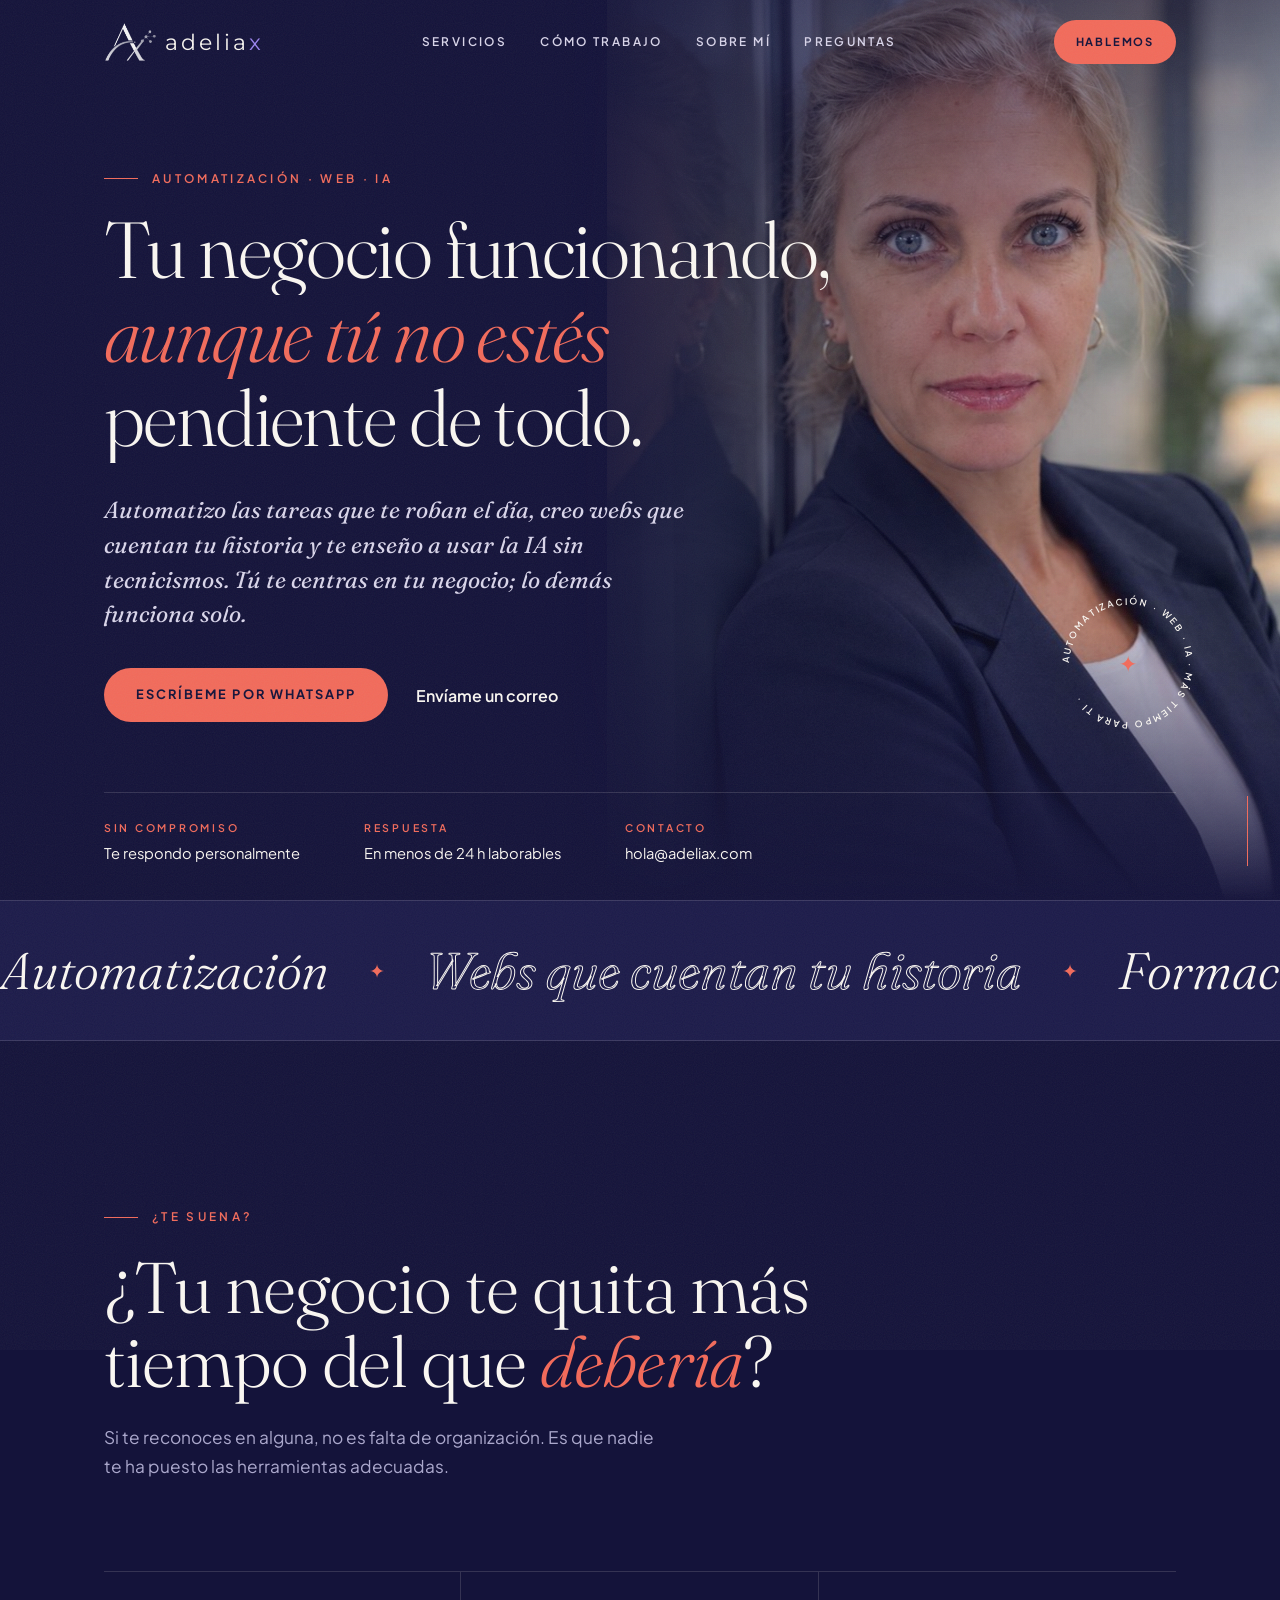
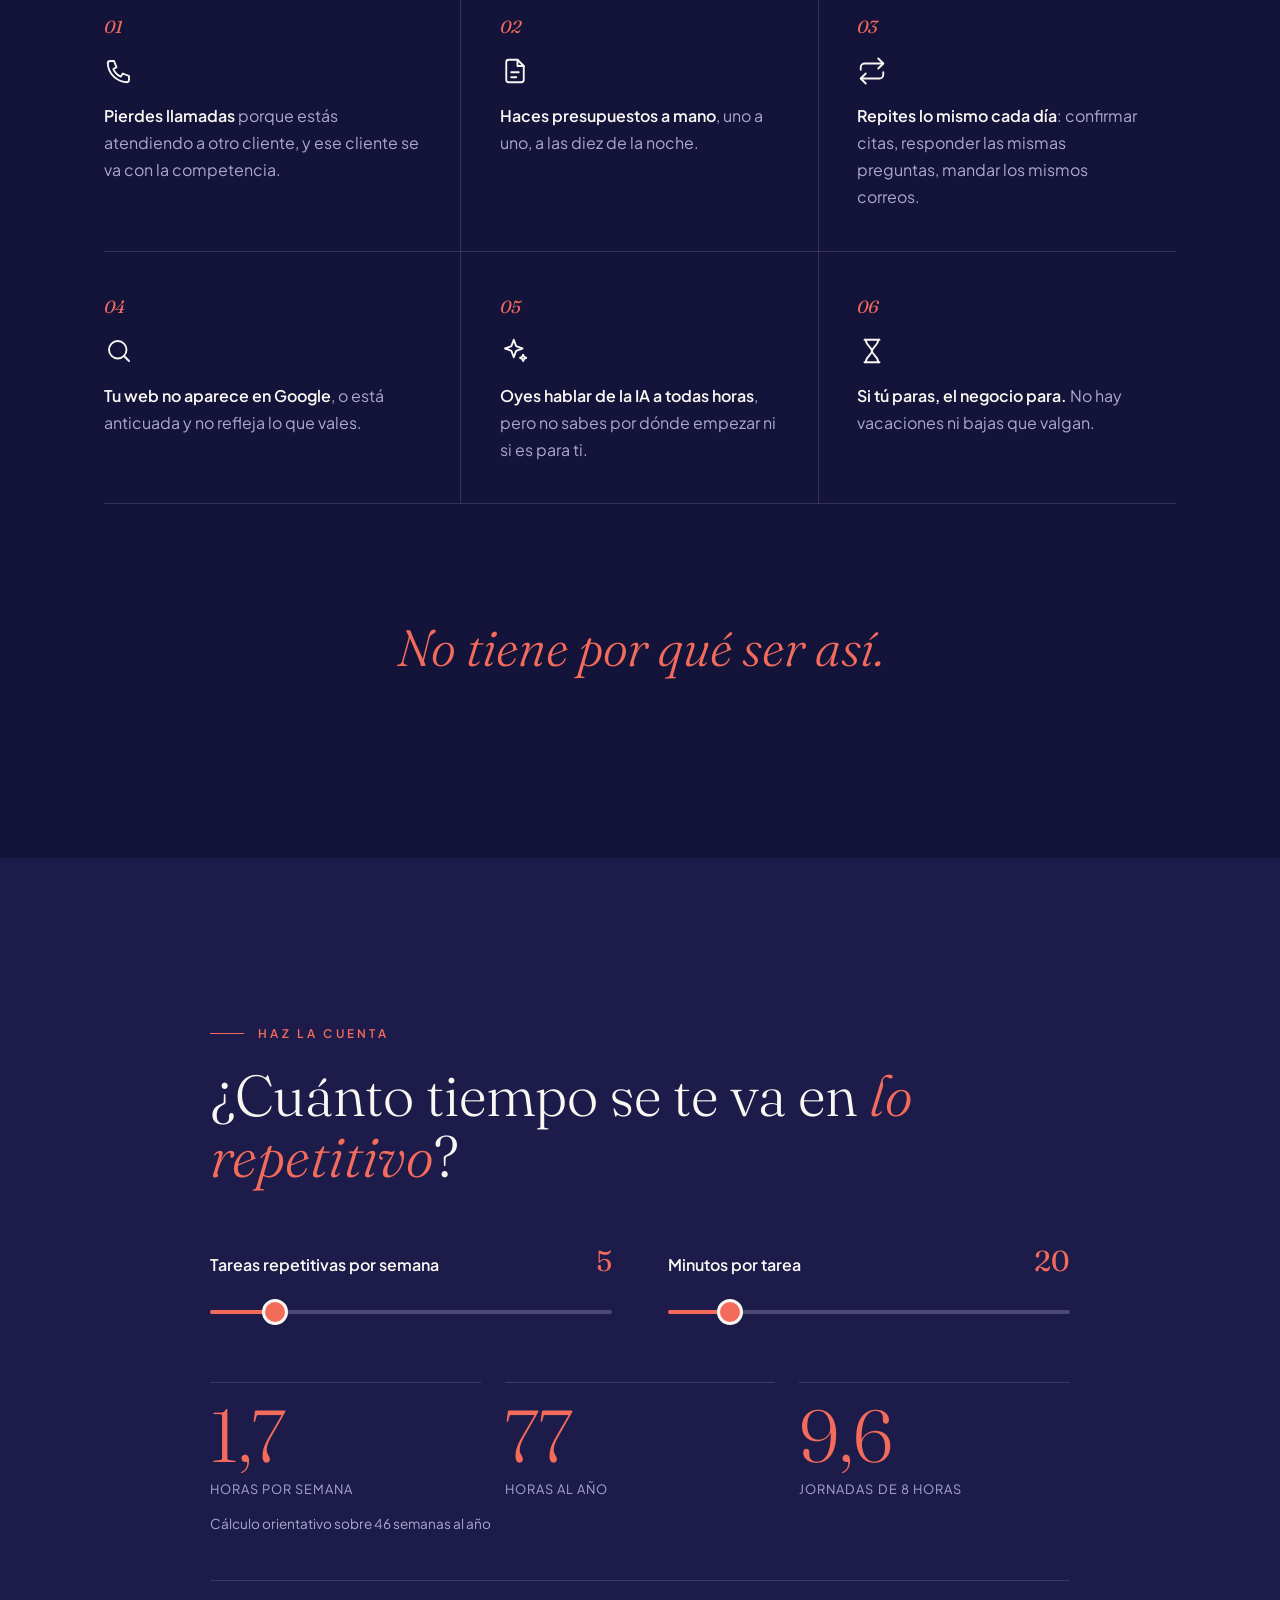
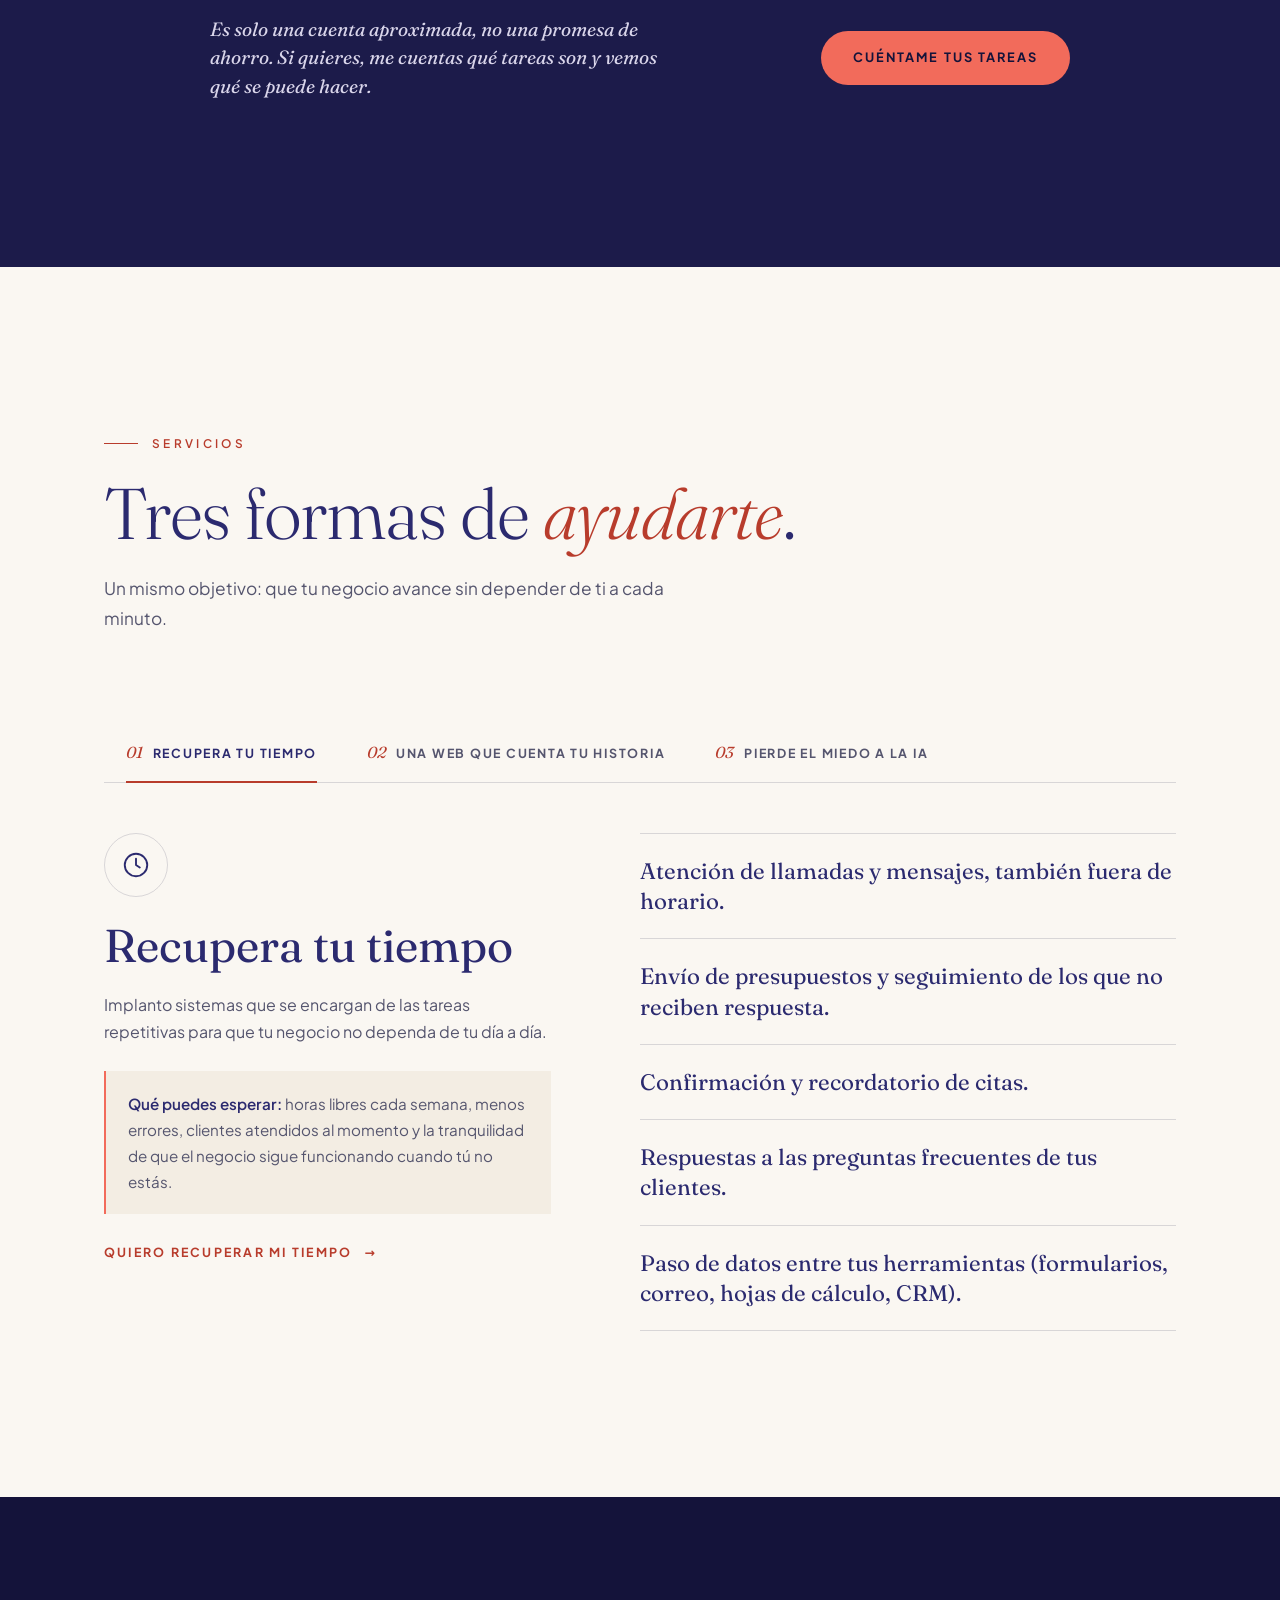
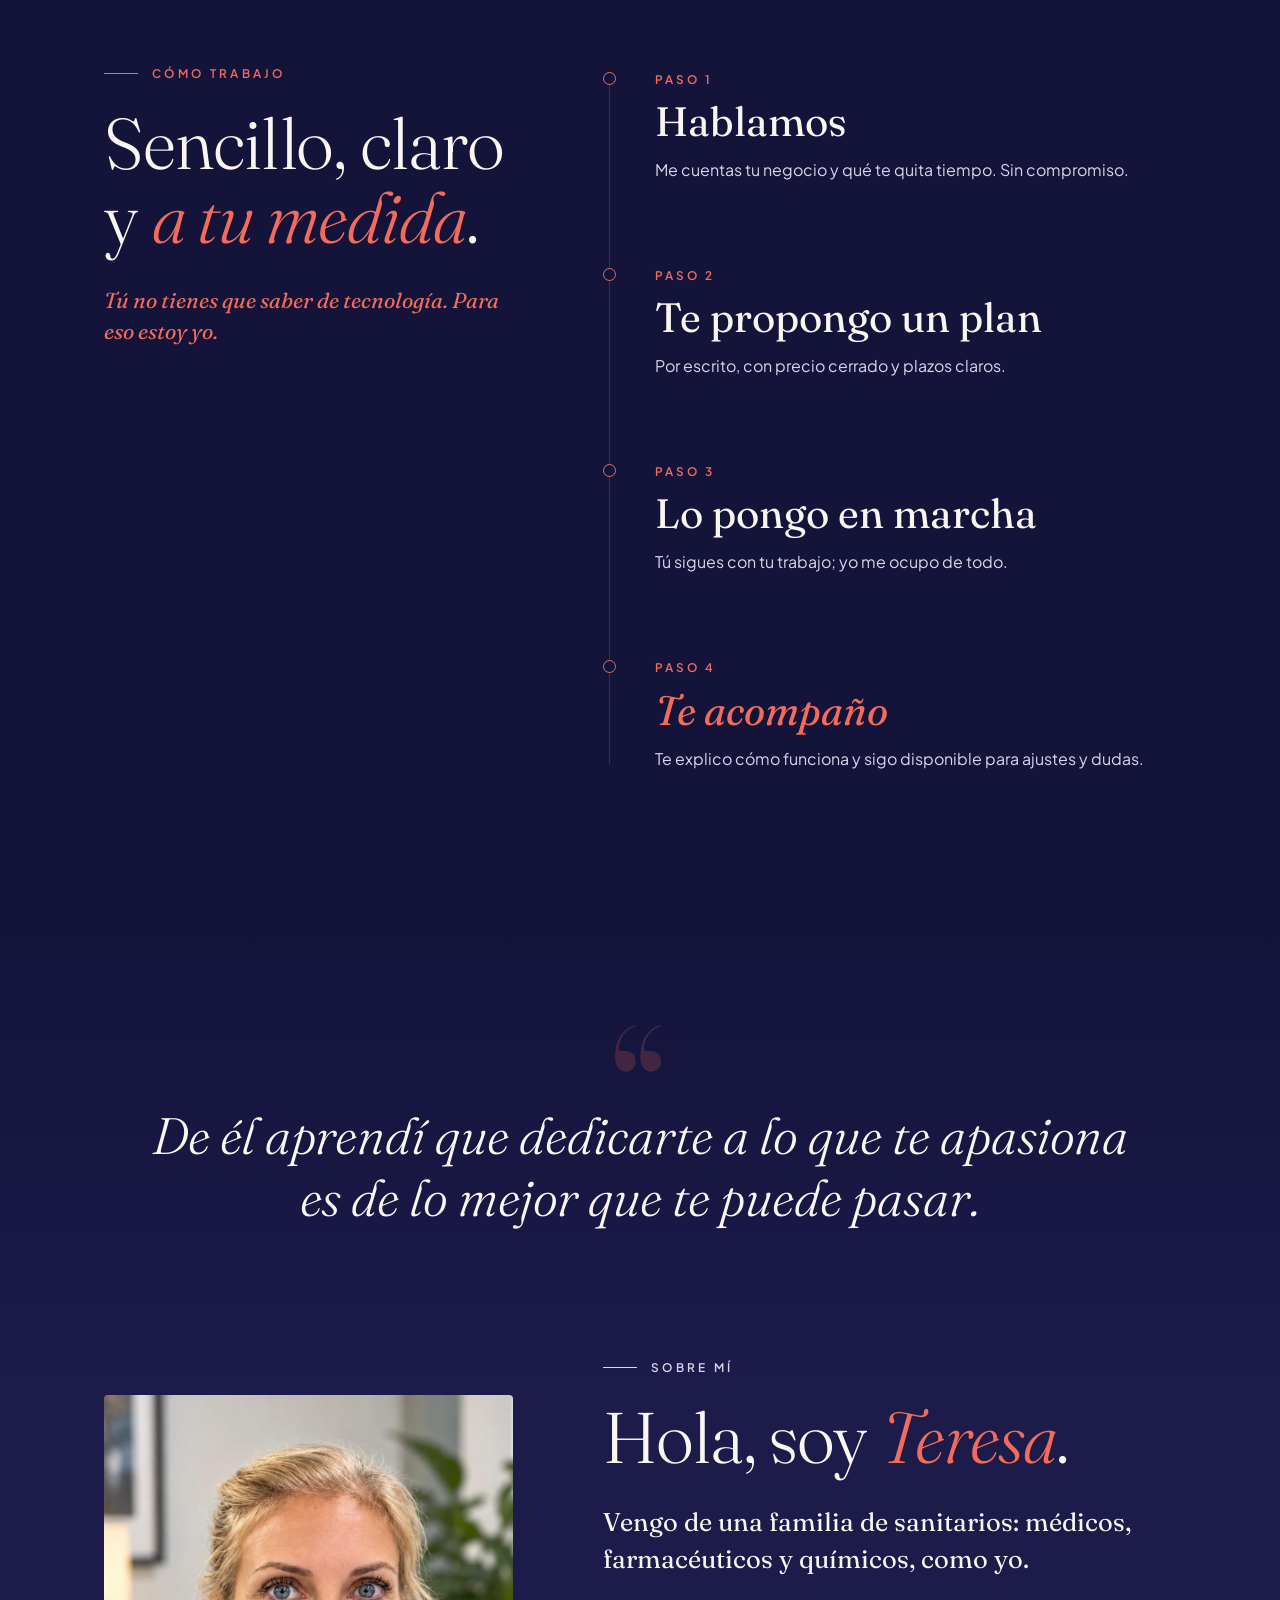
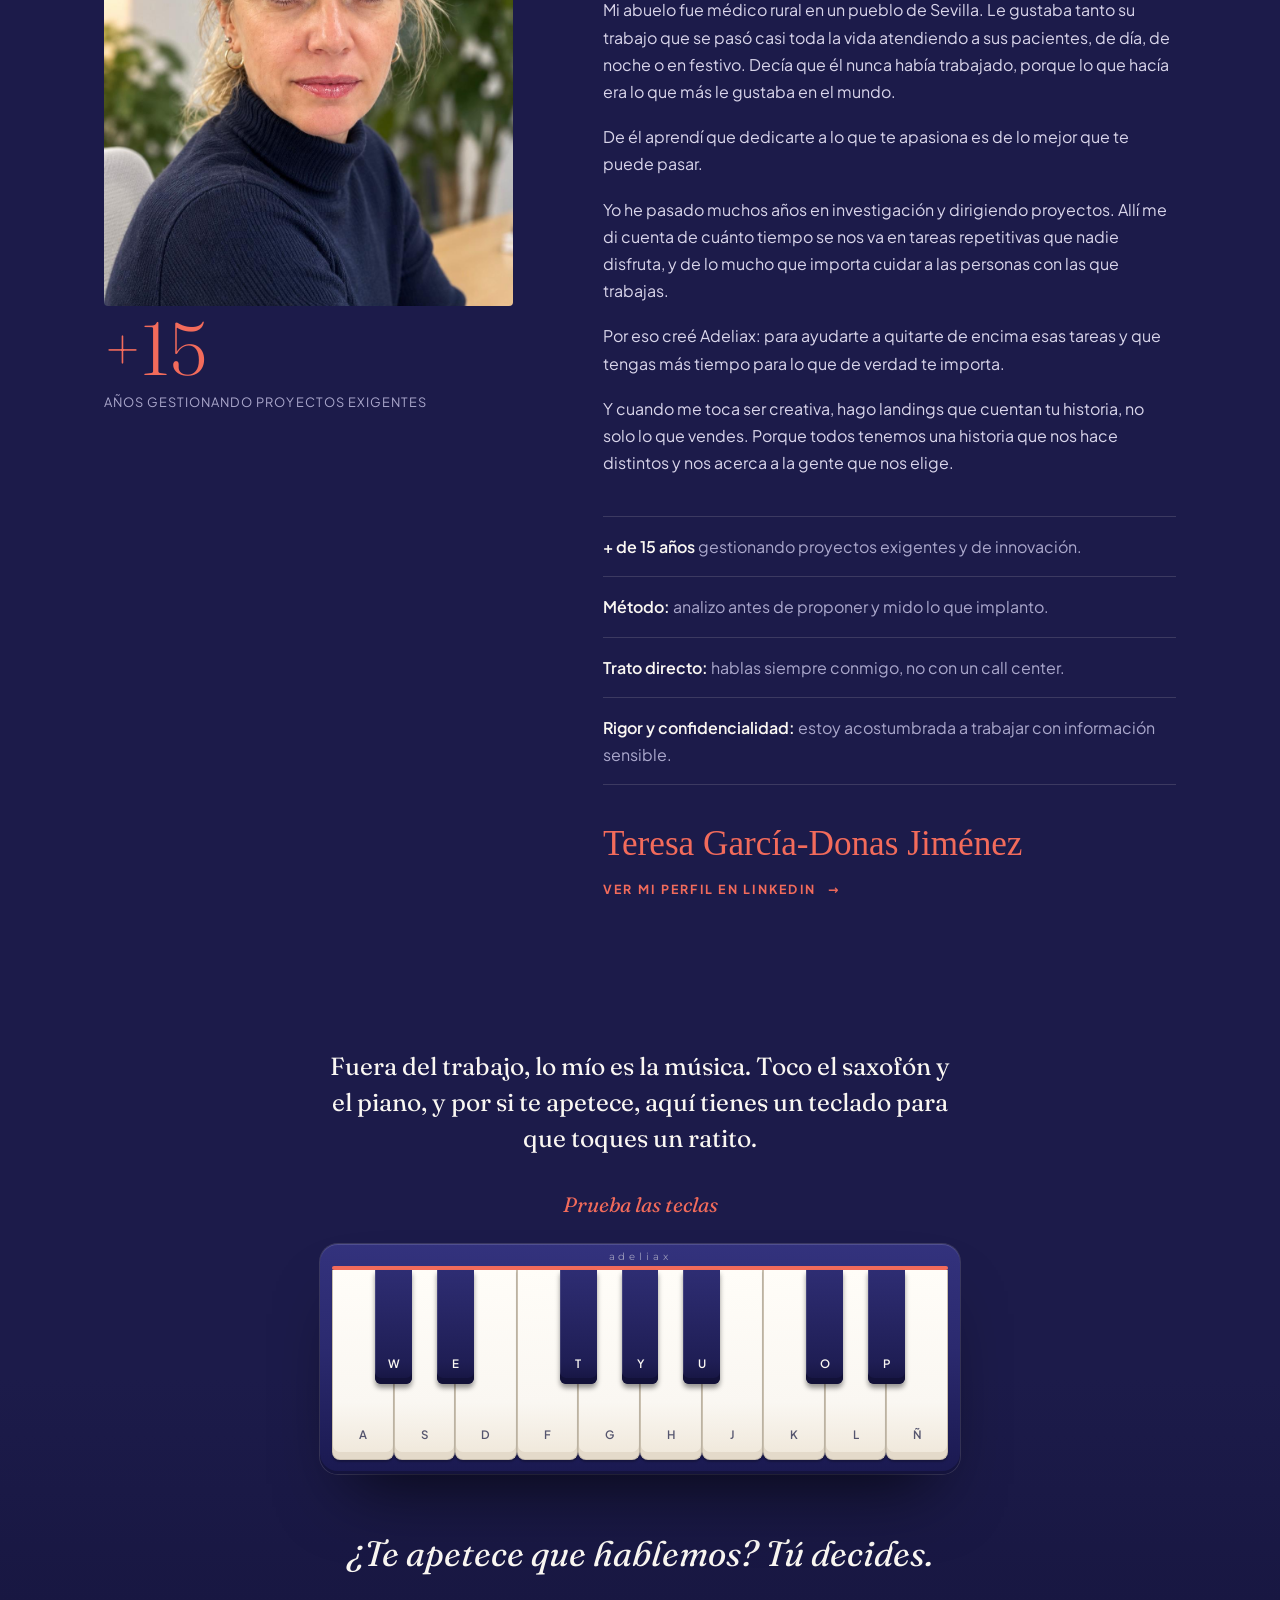
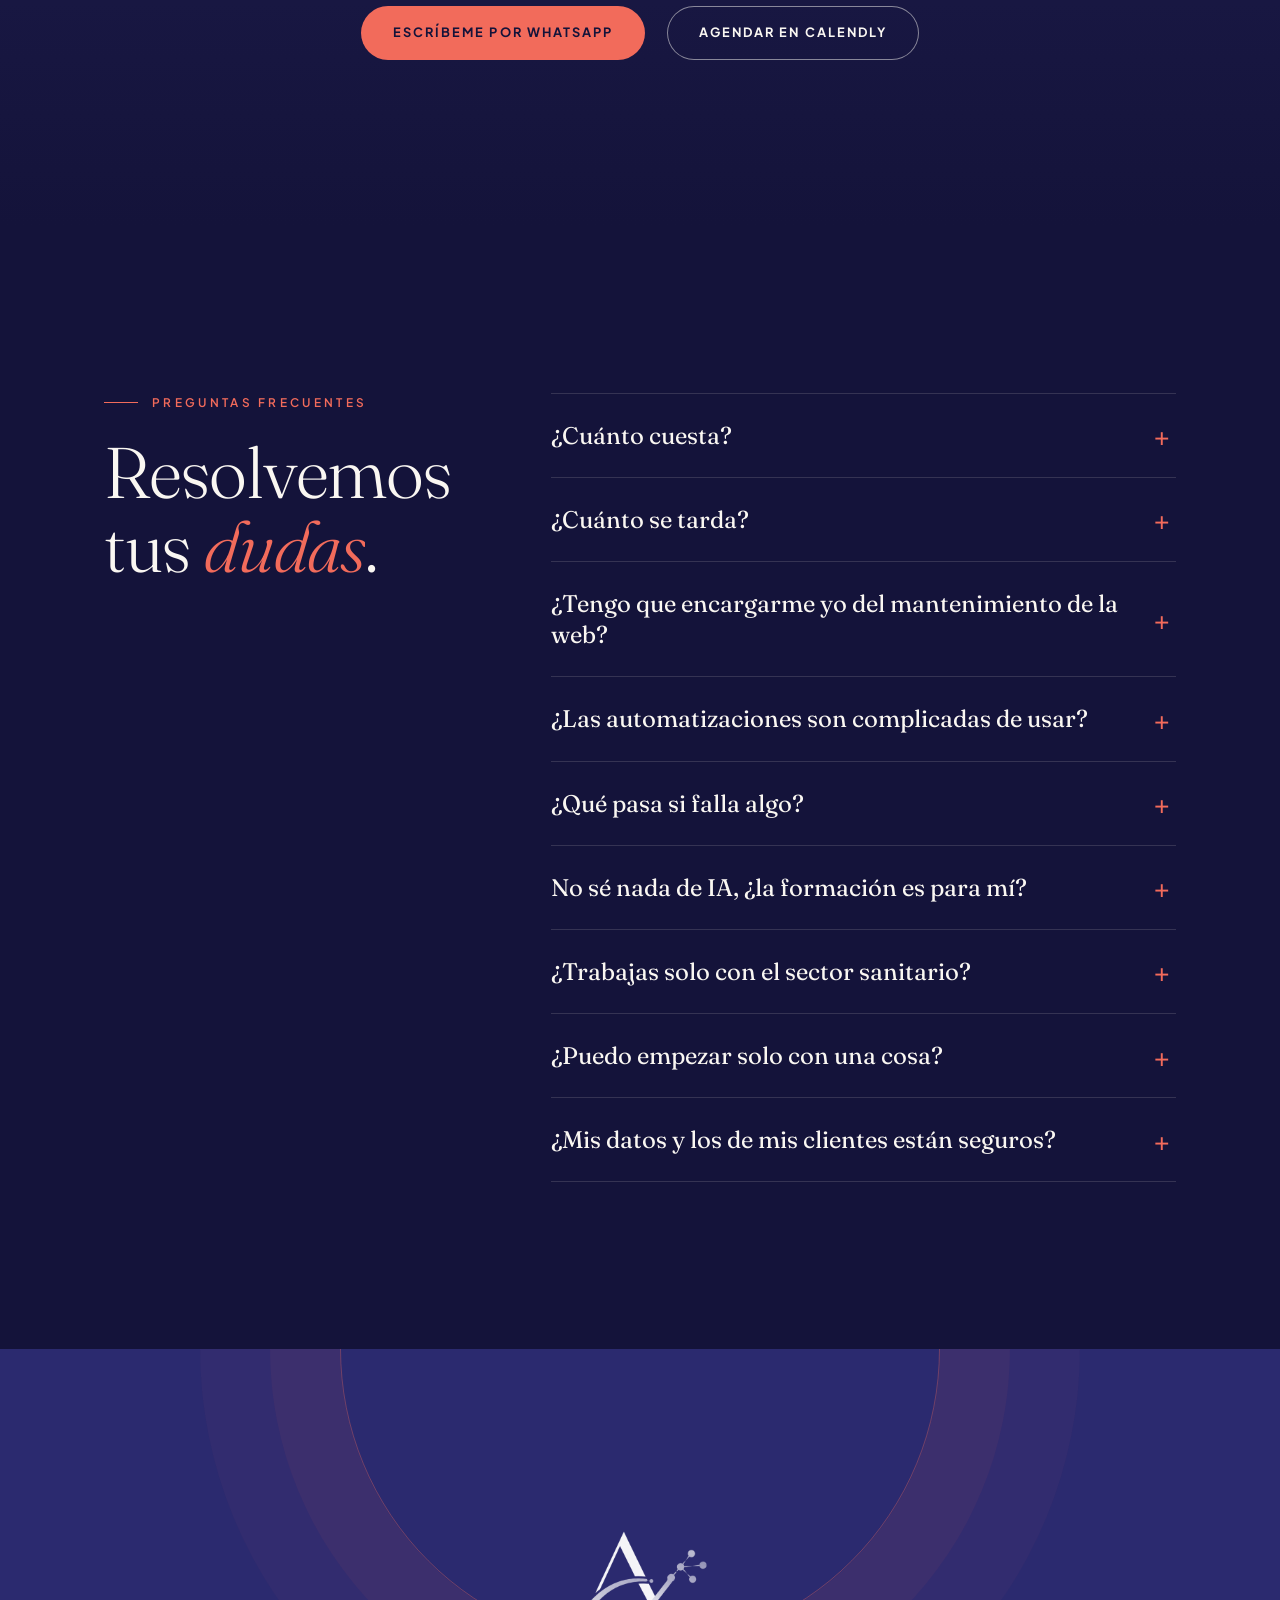
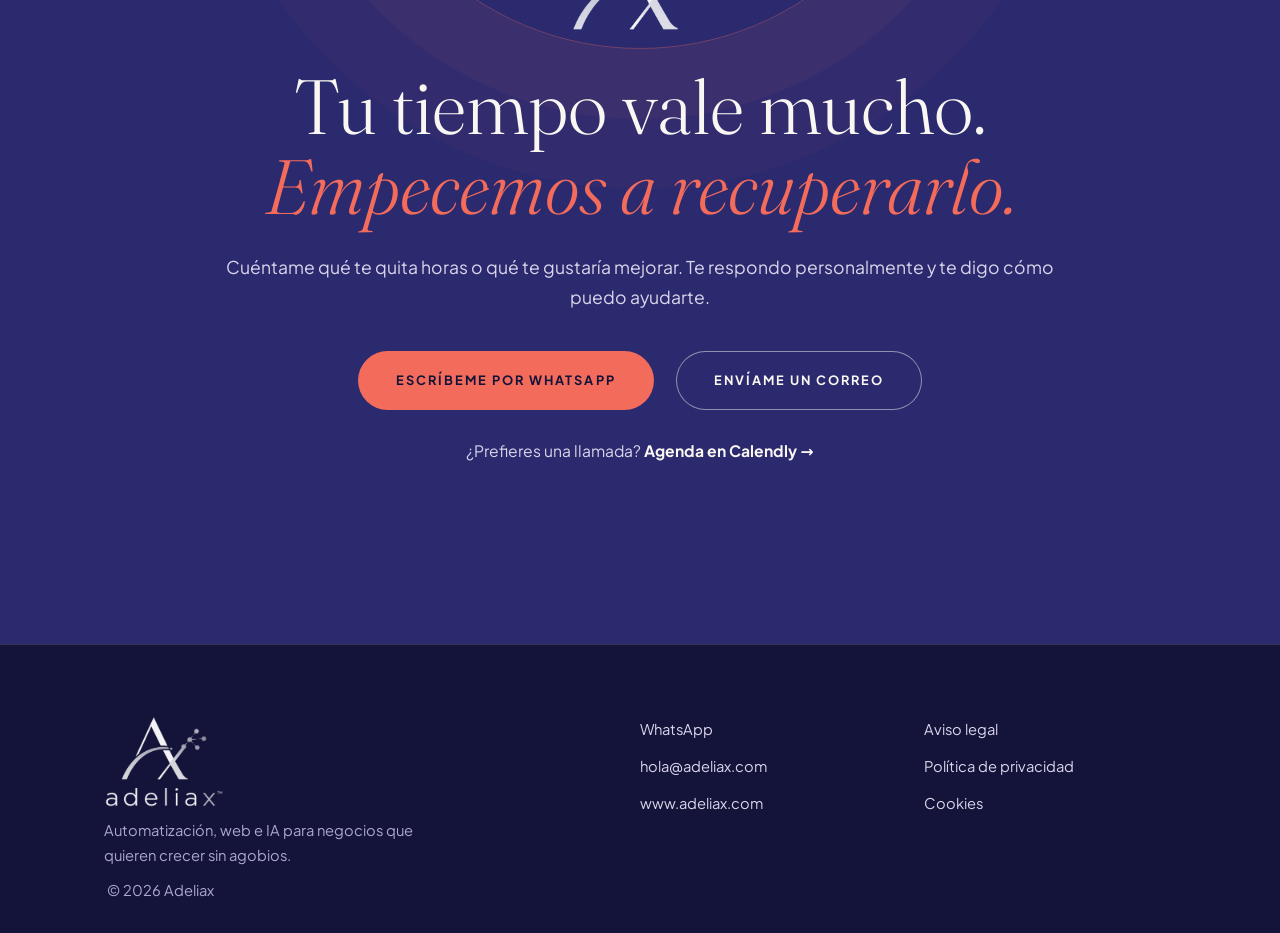
<file: index.html>
<!DOCTYPE html>
<html lang="es">
<head>
<meta charset="UTF-8">
<meta name="viewport" content="width=device-width, initial-scale=1.0">
<title>Adeliax — Automatización, web e IA para tu negocio</title>
<meta name="description" content="Automatizo las tareas que te roban el día, creo webs que cuentan tu historia y te enseño a usar la IA sin tecnicismos. Adeliax, con Teresa.">
<link rel="canonical" href="https://www.adeliax.com/">

<!-- Open Graph (cómo se ve el enlace al compartirlo en WhatsApp, LinkedIn, Facebook…) -->
<meta property="og:type" content="website">
<meta property="og:locale" content="es_ES">
<meta property="og:site_name" content="Adeliax">
<meta property="og:url" content="https://www.adeliax.com/">
<meta property="og:title" content="Adeliax — Automatización, web e IA para tu negocio">
<meta property="og:description" content="Automatizo las tareas que te roban el día, creo webs que cuentan tu historia y te enseño a usar la IA sin tecnicismos.">
<meta property="og:image" content="https://www.adeliax.com/img/teresa-hero.jpg">
<meta property="og:image:width" content="900">
<meta property="og:image:height" content="1197">
<meta property="og:image:alt" content="Teresa, fundadora de Adeliax">

<!-- Twitter / X Card -->
<meta name="twitter:card" content="summary_large_image">
<meta name="twitter:title" content="Adeliax — Automatización, web e IA para tu negocio">
<meta name="twitter:description" content="Automatizo las tareas que te roban el día, creo webs que cuentan tu historia y te enseño a usar la IA sin tecnicismos.">
<meta name="twitter:image" content="https://www.adeliax.com/img/teresa-hero.jpg">

<!-- Datos estructurados para Google -->
<!-- REVISAR: si trabajas en una zona concreta, cambia "España" en areaServed por tu ciudad/provincia. -->
<script type="application/ld+json">
{
  "@context": "https://schema.org",
  "@type": "ProfessionalService",
  "@id": "https://www.adeliax.com/#negocio",
  "name": "Adeliax",
  "url": "https://www.adeliax.com/",
  "description": "Automatización de tareas, diseño de webs preparadas para Google y formación en inteligencia artificial para negocios, sin tecnicismos.",
  "image": "https://www.adeliax.com/img/teresa-hero.jpg",
  "logo": "https://www.adeliax.com/img/logo.png",
  "email": "hola@adeliax.com",
  "telephone": "+34 616 524 587",
  "areaServed": { "@type": "Country", "name": "España" },
  "founder": { "@type": "Person", "name": "Teresa", "sameAs": "https://www.linkedin.com/in/teresa-garcía-donas-jiménez" },
  "knowsLanguage": "es"
}
</script>
<script type="application/ld+json">
{
  "@context": "https://schema.org",
  "@type": "FAQPage",
  "mainEntity": [
    { "@type": "Question", "name": "¿Cuánto cuesta?", "acceptedAnswer": { "@type": "Answer", "text": "Depende de lo que necesites. Cada negocio es distinto, así que primero escucho tu caso y luego te doy un presupuesto cerrado y por escrito, sin sorpresas. La primera conversación es gratuita." } },
    { "@type": "Question", "name": "¿Cuánto se tarda?", "acceptedAnswer": { "@type": "Answer", "text": "Una automatización sencilla puede estar lista en pocos días. Una web completa suele llevar entre 2 y 4 semanas, según el contenido. Siempre te doy los plazos por adelantado." } },
    { "@type": "Question", "name": "¿Tengo que encargarme yo del mantenimiento de la web?", "acceptedAnswer": { "@type": "Answer", "text": "No. Me ocupo de las actualizaciones, la seguridad y los cambios que necesites. Tú solo me dices qué quieres cambiar." } },
    { "@type": "Question", "name": "¿Las automatizaciones son complicadas de usar?", "acceptedAnswer": { "@type": "Answer", "text": "Todo lo contrario: están pensadas para que no tengas que hacer nada. Te explico cómo funcionan y, si algo cambia en tu negocio, las adaptamos." } },
    { "@type": "Question", "name": "¿Qué pasa si falla algo?", "acceptedAnswer": { "@type": "Answer", "text": "Estoy disponible para resolverlo. Hablas directamente conmigo por WhatsApp o por correo, sin tickets ni esperas eternas." } },
    { "@type": "Question", "name": "No sé nada de IA, ¿la formación es para mí?", "acceptedAnswer": { "@type": "Answer", "text": "Precisamente para ti. Empezamos desde cero, con ejemplos de tu sector y sin jerga. Si sabes usar el correo, puedes aprender a usar la IA." } },
    { "@type": "Question", "name": "¿Trabajas solo con el sector sanitario?", "acceptedAnswer": { "@type": "Answer", "text": "No. Mi experiencia viene de la investigación clínica y la innovación, pero trabajo con cualquier negocio que quiera ganar tiempo y visibilidad." } },
    { "@type": "Question", "name": "¿Puedo empezar solo con una cosa?", "acceptedAnswer": { "@type": "Answer", "text": "Claro. Muchos clientes empiezan con una automatización o con la web y, cuando ven los resultados, dan el siguiente paso." } },
    { "@type": "Question", "name": "¿Mis datos y los de mis clientes están seguros?", "acceptedAnswer": { "@type": "Answer", "text": "Sí. Trabajo con herramientas fiables, cumpliendo la normativa de protección de datos y con la confidencialidad que he aplicado durante toda mi carrera." } }
  ]
}
</script>
<link rel="preload" href="fonts/fraunces-normal-latin.woff2" as="font" type="font/woff2" crossorigin>
<link rel="preload" href="fonts/plus-jakarta-sans-latin.woff2" as="font" type="font/woff2" crossorigin>
<meta name="theme-color" content="#14133A">
<link rel="icon" type="image/png" href="img/favicon.png">
<link rel="stylesheet" href="style.css">
<script>document.documentElement.classList.add("js");</script>
</head>
<body>

<!-- PANTALLA DE ENTRADA -->
<div class="loader" id="loader" aria-hidden="true">
  <div class="loader__inner">
    <span class="loader__word"><span>a</span><span>d</span><span>e</span><span>l</span><span>i</span><span>a</span><span class="loader__x">x</span></span>
    <span class="loader__line"></span>
    <span class="loader__place">Automatización · Web · IA</span>
  </div>
</div>

<div class="grain" aria-hidden="true"></div>
<div class="cursor" aria-hidden="true"><span class="cursor__dot"></span><span class="cursor__ring"></span></div>
<div class="progress" aria-hidden="true"></div>

<header class="nav" id="nav">
  <div class="container nav__inner">
    <a class="logo" href="#inicio" aria-label="Adeliax, inicio">
      <span class="logo-mark"><img src="img/logo-icono-blanco.png" alt="Adeliax" width="54" height="40"><span class="node n1"></span><span class="node n2"></span><span class="node n3"></span><span class="node n4"></span><span class="node n5"></span><span class="node n6"></span></span>
      <span class="logo__text">adelia<em>x</em></span>
    </a>
    <nav class="nav__links" aria-label="Principal">
      <a href="#servicios">Servicios</a>
      <a href="#como-trabajo">Cómo trabajo</a>
      <a href="#sobre">Sobre mí</a>
      <a href="#faq">Preguntas</a>
    </nav>
    <div class="nav__right">
      <a class="btn btn--small magnetic" data-wa href="#contacto"><span>Hablemos</span></a>
      <button class="burger" id="burger" type="button" aria-label="Abrir el menú" aria-expanded="false" aria-controls="mobileMenu"><span></span><span></span></button>
    </div>
  </div>
</header>

<div class="mobile-menu" id="mobileMenu" hidden>
  <a href="#servicios">Servicios</a>
  <a href="#como-trabajo">Cómo trabajo</a>
  <a href="#sobre">Sobre mí</a>
  <a href="#faq">Preguntas</a>
  <p class="mobile-menu__info"><a data-wa href="#contacto">WhatsApp</a> · <a data-mail href="#contacto">hola@adeliax.com</a></p>
</div>

<main id="inicio">

  <!-- Hilo que se dibuja con el scroll (decorativo) -->
  <svg class="thread" aria-hidden="true" focusable="false"><path /></svg>

  <!-- 1. PORTADA -->
  <section class="hero">
    <div class="hero__media" data-parallax="0.18">
      <img src="img/teresa-hero.jpg" alt="Teresa, fundadora de Adeliax" width="900" height="1197" fetchpriority="high">
    </div>
    <div class="hero__veil" aria-hidden="true"></div>

    <div class="container hero__inner">
      <div class="hero__content">
        <p class="eyebrow hero__eyebrow">Automatización · Web · IA</p>
        <h1 class="hero__title"><span class="hero__line"><span>Tu negocio funcionando,</span></span> <span class="hero__line"><span><em>aunque tú no estés</em></span></span> <span class="hero__line"><span>pendiente de todo.</span></span></h1>
        <p class="hero__tagline">Automatizo las tareas que te roban el día, creo webs que cuentan tu historia y te enseño a usar la IA sin tecnicismos. Tú te centras en tu negocio; lo demás funciona solo.</p>
        <div class="hero__ctas">
          <a class="btn magnetic" data-wa href="#contacto"><span>Escríbeme por WhatsApp</span></a>
          <a class="text-link u" data-mail href="#contacto">Envíame un correo</a>
        </div>
      </div>

      <div class="hero__strip">
        <div><small>Sin compromiso</small>Te respondo personalmente</div>
        <div><small>Respuesta</small>En menos de 24 h laborables</div>
        <div><small>Contacto</small><a class="u" data-mail href="#contacto">hola@adeliax.com</a></div>
      </div>
    </div>

    <div class="badge-rotate" aria-hidden="true">
      <svg viewBox="0 0 200 200">
        <defs><path id="circ" d="M100,100 m-78,0 a78,78 0 1,1 156,0 a78,78 0 1,1 -156,0"/></defs>
        <text><textPath href="#circ">AUTOMATIZACIÓN · WEB · IA · MÁS TIEMPO PARA TI · </textPath></text>
      </svg>
      <span>✦</span>
    </div>

    <a href="#te-suena" class="hero__scroll" aria-label="Bajar a la siguiente sección"><span></span></a>
  </section>

  <!-- Cinta en movimiento -->
  <div class="marquee" aria-hidden="true"><div class="marquee__track"><span>Automatización</span><b>✦</b><span>Webs que cuentan tu historia</span><b>✦</b><span>Formación en IA sin jerga</span><b>✦</b><span>Más tiempo para ti</span><b>✦</b><span>Automatización</span><b>✦</b><span>Webs que cuentan tu historia</span><b>✦</b><span>Formación en IA sin jerga</span><b>✦</b><span>Más tiempo para ti</span><b>✦</b></div></div>

  <!-- 2. ¿TE SUENA? -->
  <section id="te-suena" class="section">
    <div class="container">
      <header class="section-head">
        <p class="eyebrow reveal">¿Te suena?</p>
        <h2 class="display split">¿Tu negocio te quita más tiempo del que <em>debería</em>?</h2>
        <p class="section-head__sub reveal">Si te reconoces en alguna, no es falta de organización. Es que nadie te ha puesto las herramientas adecuadas.</p>
      </header>
      <div class="pillars">
        <article class="pillar reveal"><span class="pillar__n">01</span><svg class="icon" viewBox="0 0 24 24" aria-hidden="true"><path d="M5 4h3l2 5-2.5 1.5a11 11 0 0 0 6 6L15 14l5 2v3a2 2 0 0 1-2 2A16 16 0 0 1 3 6a2 2 0 0 1 2-2z"/></svg><p><strong>Pierdes llamadas</strong> porque estás atendiendo a otro cliente, y ese cliente se va con la competencia.</p></article>
        <article class="pillar reveal"><span class="pillar__n">02</span><svg class="icon" viewBox="0 0 24 24" aria-hidden="true"><path d="M14 3H7a2 2 0 0 0-2 2v14a2 2 0 0 0 2 2h10a2 2 0 0 0 2-2V8z"/><path d="M14 3v5h5M9 13h6M9 17h4"/></svg><p><strong>Haces presupuestos a mano</strong>, uno a uno, a las diez de la noche.</p></article>
        <article class="pillar reveal"><span class="pillar__n">03</span><svg class="icon" viewBox="0 0 24 24" aria-hidden="true"><path d="M17 2l4 4-4 4"/><path d="M3 11V9a3 3 0 0 1 3-3h15"/><path d="M7 22l-4-4 4-4"/><path d="M21 13v2a3 3 0 0 1-3 3H3"/></svg><p><strong>Repites lo mismo cada día</strong>: confirmar citas, responder las mismas preguntas, mandar los mismos correos.</p></article>
        <article class="pillar reveal"><span class="pillar__n">04</span><svg class="icon" viewBox="0 0 24 24" aria-hidden="true"><circle cx="11" cy="11" r="7"/><path d="M20 20l-4-4"/></svg><p><strong>Tu web no aparece en Google</strong>, o está anticuada y no refleja lo que vales.</p></article>
        <article class="pillar reveal"><span class="pillar__n">05</span><svg class="icon" viewBox="0 0 24 24" aria-hidden="true"><path d="M11 3l1.9 5.1L18 10l-5.1 1.9L11 17l-1.9-5.1L4 10l5.1-1.9z"/><path d="M18.5 15l.8 1.7 1.7.8-1.7.8-.8 1.7-.8-1.7-1.7-.8 1.7-.8z"/></svg><p><strong>Oyes hablar de la IA a todas horas</strong>, pero no sabes por dónde empezar ni si es para ti.</p></article>
        <article class="pillar reveal"><span class="pillar__n">06</span><svg class="icon" viewBox="0 0 24 24" aria-hidden="true"><path d="M6 3h12M6 21h12"/><path d="M7 3c0 4.5 5 6 5 9s-5 4.5-5 9M17 3c0 4.5-5 6-5 9s5 4.5 5 9"/></svg><p><strong>Si tú paras, el negocio para.</strong> No hay vacaciones ni bajas que valgan.</p></article>
      </div>
      <p class="closing reveal">No tiene por qué ser así.</p>
    </div>
  </section>

  <!-- 3. CALCULADORA DE TIEMPO PERDIDO (todo se calcula en el navegador: no se envía ni se guarda nada) -->
  <section id="calculadora" class="section section--char">
    <div class="container">
      <div class="calc reveal" data-calc>
        <p class="eyebrow">Haz la cuenta</p>
        <h2 class="calc__title">¿Cuánto tiempo se te va en <em>lo repetitivo</em>?</h2>

        <div class="calc__fields">
          <div class="calc__field">
            <div class="calc__label">
              <label for="calc-tasks">Tareas repetitivas por semana</label>
              <output id="calc-tasks-out" for="calc-tasks" aria-hidden="true">5</output>
            </div>
            <input class="range" type="range" id="calc-tasks" min="1" max="30" step="1" value="5">
          </div>
          <div class="calc__field">
            <div class="calc__label">
              <label for="calc-minutes">Minutos por tarea</label>
              <output id="calc-minutes-out" for="calc-minutes" aria-hidden="true">20</output>
            </div>
            <input class="range" type="range" id="calc-minutes" min="5" max="120" step="5" value="20">
          </div>
        </div>

        <div aria-live="polite" aria-atomic="true">
          <div class="calc__result" aria-hidden="true">
            <p class="stat"><b data-out="week">1,7</b><span>horas por semana</span></p>
            <p class="stat"><b data-out="year">77</b><span>horas al año</span></p>
            <p class="stat"><b data-out="days">9,6</b><span>jornadas de 8 horas</span></p>
          </div>
          <p class="sr-only" data-out="summary">Unas 1,7 horas por semana, 77 horas al año, el equivalente a 9,6 jornadas de 8 horas.</p>
        </div>
        <p class="calc__note">Cálculo orientativo sobre 46 semanas al año</p>

        <div class="calc__foot">
          <p class="calc__closing">Es solo una cuenta aproximada, no una promesa de ahorro. Si quieres, me cuentas qué tareas son y vemos qué se puede hacer.</p>
          <a class="btn magnetic" data-wa data-calc-cta href="#contacto"><span>Cuéntame tus tareas</span></a>
        </div>
      </div>
    </div>
  </section>

  <!-- 4. SERVICIOS -->
  <section id="servicios" class="section section--light">
    <div class="container">
      <header class="section-head">
        <p class="eyebrow reveal">Servicios</p>
        <h2 class="display split">Tres formas de <em>ayudarte</em>.</h2>
        <p class="section-head__sub reveal">Un mismo objetivo: que tu negocio avance sin depender de ti a cada minuto.</p>
      </header>

      <div class="tabs reveal" data-tabs>
        <div class="tabs__list" role="tablist" aria-label="Servicios">
          <button class="is-active" role="tab" id="tab-1" aria-controls="panel-1" aria-selected="true" type="button"><i>01</i> Recupera tu tiempo</button>
          <button role="tab" id="tab-2" aria-controls="panel-2" aria-selected="false" tabindex="-1" type="button"><i>02</i> Una web que cuenta tu historia</button>
          <button role="tab" id="tab-3" aria-controls="panel-3" aria-selected="false" tabindex="-1" type="button"><i>03</i> Pierde el miedo a la IA</button>
        </div>

        <div class="tabs__panels">
          <article class="panel is-active" role="tabpanel" id="panel-1" aria-labelledby="tab-1" tabindex="0">
            <div class="panel__intro">
              <div class="panel__icon"><svg viewBox="0 0 24 24" aria-hidden="true"><circle cx="12" cy="12" r="9"/><path d="M12 7v5l3 2"/></svg></div>
              <h3>Recupera tu tiempo</h3>
              <p class="panel__lead">Implanto sistemas que se encargan de las tareas repetitivas para que tu negocio no dependa de tu día a día.</p>
              <p class="panel__result"><strong>Qué puedes esperar:</strong> horas libres cada semana, menos errores, clientes atendidos al momento y la tranquilidad de que el negocio sigue funcionando cuando tú no estás.</p>
              <a class="link-arrow" data-wa data-wa-text="Hola Teresa, me interesa automatizar tareas de mi negocio." href="#contacto">Quiero recuperar mi tiempo <i>→</i></a>
            </div>
            <ul class="rows">
              <li>Atención de llamadas y mensajes, también fuera de horario.</li>
              <li>Envío de presupuestos y seguimiento de los que no reciben respuesta.</li>
              <li>Confirmación y recordatorio de citas.</li>
              <li>Respuestas a las preguntas frecuentes de tus clientes.</li>
              <li>Paso de datos entre tus herramientas (formularios, correo, hojas de cálculo, CRM).</li>
            </ul>
          </article>

          <article class="panel" role="tabpanel" id="panel-2" aria-labelledby="tab-2" tabindex="0">
            <div class="panel__intro">
              <div class="panel__icon"><svg viewBox="0 0 24 24" aria-hidden="true"><circle cx="11" cy="11" r="7"/><path d="M20 20l-4-4"/></svg></div>
              <h3>Una web que cuenta tu historia</h3>
              <p class="panel__lead">Tu negocio tiene una historia: cómo empezaste, qué te mueve, por qué haces las cosas como las haces. Es lo que te diferencia de los demás y lo que hace que un cliente se quede contigo, y casi nunca aparece en una web.</p>
              <p class="panel__lead">Diseño landings que cuentan esa historia y que, además, son fáciles de encontrar y de usar. Tú no tienes que programar ni mantener nada.</p>
              <p class="panel__result"><strong>Qué puedes esperar:</strong> una web con la que te identifiques, que se recuerde y que facilite que te escriban personas que ya saben quién eres.</p>
              <a class="link-arrow" data-wa data-wa-text="Hola Teresa, me interesa una web para mi negocio." href="#contacto">Solicitar información <i>→</i></a>
            </div>
            <ul class="rows">
              <li>Una historia a medida, con tus palabras y tu forma de ser, sin frases de plantilla.</li>
              <li>Diseño propio, coherente con tu marca y pensado para el móvil, que es desde donde te buscan.</li>
              <li>Preparada para buscadores desde el primer día (SEO básico y local).</li>
              <li>Botones de contacto claros, para que quien te visite pueda escribirte en un momento.</li>
              <li>Mantenimiento incluido o a demanda: de lo técnico me ocupo yo.</li>
            </ul>
          </article>

          <article class="panel" role="tabpanel" id="panel-3" aria-labelledby="tab-3" tabindex="0">
            <div class="panel__intro">
              <div class="panel__icon"><svg viewBox="0 0 24 24" aria-hidden="true"><path d="M9 18h6M10 21h4"/><path d="M12 3a6 6 0 0 0-4 10.5c.7.7 1 1.5 1 2.5h6c0-1 .3-1.8 1-2.5A6 6 0 0 0 12 3z"/></svg></div>
              <h3>Pierde el miedo a la IA</h3>
              <p class="panel__lead">Formación adaptada a tu sector, sin conocimientos previos y sin jerga.</p>
              <p class="panel__result"><strong>Qué puedes esperar:</strong> seguridad para usar la IA desde el día siguiente y criterio para saber qué te sirve y qué no.</p>
              <a class="link-arrow" data-wa data-wa-text="Hola Teresa, me interesa la formación en IA." href="#contacto">Quiero aprender <i>→</i></a>
            </div>
            <ul class="rows">
              <li>Sesiones prácticas con ejemplos de tu propio negocio.</li>
              <li>Aprendes a usar la IA para redactar, organizar, analizar y ahorrar tiempo.</li>
              <li>A tu ritmo: individual o para tu equipo.</li>
              <li>Sales con casos reales ya funcionando, no con teoría.</li>
            </ul>
          </article>
        </div>
      </div>
    </div>
  </section>

  <!-- 5. CÓMO TRABAJO -->
  <section id="como-trabajo" class="section">
    <div class="container how">
      <div class="how__sticky">
        <p class="eyebrow reveal">Cómo trabajo</p>
        <h2 class="display split">Sencillo, claro y <em>a tu medida</em>.</h2>
        <p class="how__closing reveal">Tú no tienes que saber de tecnología. Para eso estoy yo.</p>
      </div>
      <ol class="timeline" data-timeline>
        <li class="timeline__line" aria-hidden="true"><span></span></li>
        <li class="tl reveal"><span class="tl__n">Paso 1</span><h3>Hablamos</h3><p>Me cuentas tu negocio y qué te quita tiempo. Sin compromiso.</p></li>
        <li class="tl reveal"><span class="tl__n">Paso 2</span><h3>Te propongo un plan</h3><p>Por escrito, con precio cerrado y plazos claros.</p></li>
        <li class="tl reveal"><span class="tl__n">Paso 3</span><h3>Lo pongo en marcha</h3><p>Tú sigues con tu trabajo; yo me ocupo de todo.</p></li>
        <li class="tl tl--now reveal"><span class="tl__n">Paso 4</span><h3>Te acompaño</h3><p>Te explico cómo funciona y sigo disponible para ajustes y dudas.</p></li>
      </ol>
    </div>
  </section>

  <!-- 6. SOBRE MÍ -->
  <section id="sobre" class="section section--story">
    <div class="container">
      <figure class="quote reveal" aria-hidden="true">
        <blockquote>De él aprendí que dedicarte a lo que te apasiona es de lo mejor que te puede pasar.</blockquote>
      </figure>

      <div class="about">
        <div class="about__sticky">
          <figure class="about__photo reveal-img" data-parallax="-0.05">
            <img src="img/teresa-sentada.jpg" alt="Retrato de Teresa" width="1005" height="1351" loading="lazy">
          </figure>
          <div class="about__stats">
            <p class="stat"><b><span class="sr-only">Más de </span><span aria-hidden="true">+</span><span data-count="15">15</span></b><span>años gestionando proyectos exigentes</span></p>
          </div>
        </div>

        <div class="about__text">
          <p class="eyebrow reveal">Sobre mí</p>
          <h2 class="display split">Hola, soy <em>Teresa</em>.</h2>
          <div class="reveal">
            <p class="lead">Vengo de una familia de sanitarios: médicos, farmacéuticos y químicos, como yo.</p>
            <p>Mi abuelo fue médico rural en un pueblo de Sevilla. Le gustaba tanto su trabajo que se pasó casi toda la vida atendiendo a sus pacientes, de día, de noche o en festivo. Decía que él nunca había trabajado, porque lo que hacía era lo que más le gustaba en el mundo.</p>
            <p>De él aprendí que dedicarte a lo que te apasiona es de lo mejor que te puede pasar.</p>
          </div>
          <div class="reveal">
            <p>Yo he pasado muchos años en investigación y dirigiendo proyectos. Allí me di cuenta de cuánto tiempo se nos va en tareas repetitivas que nadie disfruta, y de lo mucho que importa cuidar a las personas con las que trabajas.</p>
            <p>Por eso creé Adeliax: para ayudarte a quitarte de encima esas tareas y que tengas más tiempo para lo que de verdad te importa.</p>
            <p>Y cuando me toca ser creativa, hago landings que cuentan tu historia, no solo lo que vendes. Porque todos tenemos una historia que nos hace distintos y nos acerca a la gente que nos elige.</p>
          </div>
          <ul class="trust reveal">
            <li><strong>+ de 15 años</strong> gestionando proyectos exigentes y de innovación.</li>
            <li><strong>Método:</strong> analizo antes de proponer y mido lo que implanto.</li>
            <li><strong>Trato directo:</strong> hablas siempre conmigo, no con un call center.</li>
            <li><strong>Rigor y confidencialidad:</strong> estoy acostumbrada a trabajar con información sensible.</li>
          </ul>
          <p class="signature reveal">Teresa García-Donas Jiménez</p>
          <p class="about__linkedin reveal"><a class="link-arrow" href="https://www.linkedin.com/in/teresa-garcía-donas-jiménez" target="_blank" rel="noopener">Ver mi perfil en LinkedIn <i>→</i></a></p>
        </div>
      </div>

      <!-- Teclado de piano -->
      <div class="piano-block reveal">
        <p class="piano-block__intro">Fuera del trabajo, lo mío es la música. Toco el saxofón y el piano, y por si te apetece, aquí tienes un teclado para que toques un ratito.</p>
        <p class="piano-block__hint" id="piano-label">Prueba las teclas</p>
        <p class="sr-only" id="piano-help">Pulsa Intro o Espacio para tocar la nota enfocada y usa las flechas para cambiar de tecla. Con el teclado del ordenador: A, S, D, F, G, H, J, K, L y Ñ para las teclas blancas; W, E, T, Y, U, O y P para las negras.</p>
        <div class="piano" role="group" aria-label="Teclado de piano" aria-describedby="piano-help" data-piano>
          <div class="piano__keys">
            <button type="button" class="key key--white" data-freq="261.63" data-key="a" aria-label="Do"><span class="key__hint" aria-hidden="true">A</span></button>
            <button type="button" class="key key--black" data-freq="277.18" data-key="w" aria-label="Do sostenido" style="--pos:1"><span class="key__hint" aria-hidden="true">W</span></button>
            <button type="button" class="key key--white" data-freq="293.66" data-key="s" aria-label="Re"><span class="key__hint" aria-hidden="true">S</span></button>
            <button type="button" class="key key--black" data-freq="311.13" data-key="e" aria-label="Re sostenido" style="--pos:2"><span class="key__hint" aria-hidden="true">E</span></button>
            <button type="button" class="key key--white" data-freq="329.63" data-key="d" aria-label="Mi"><span class="key__hint" aria-hidden="true">D</span></button>
            <button type="button" class="key key--white" data-freq="349.23" data-key="f" aria-label="Fa"><span class="key__hint" aria-hidden="true">F</span></button>
            <button type="button" class="key key--black" data-freq="369.99" data-key="t" aria-label="Fa sostenido" style="--pos:4"><span class="key__hint" aria-hidden="true">T</span></button>
            <button type="button" class="key key--white" data-freq="392.00" data-key="g" aria-label="Sol"><span class="key__hint" aria-hidden="true">G</span></button>
            <button type="button" class="key key--black" data-freq="415.30" data-key="y" aria-label="Sol sostenido" style="--pos:5"><span class="key__hint" aria-hidden="true">Y</span></button>
            <button type="button" class="key key--white" data-freq="440.00" data-key="h" aria-label="La"><span class="key__hint" aria-hidden="true">H</span></button>
            <button type="button" class="key key--black" data-freq="466.16" data-key="u" aria-label="La sostenido" style="--pos:6"><span class="key__hint" aria-hidden="true">U</span></button>
            <button type="button" class="key key--white" data-freq="493.88" data-key="j" aria-label="Si"><span class="key__hint" aria-hidden="true">J</span></button>
            <button type="button" class="key key--white" data-freq="523.25" data-key="k" aria-label="Do agudo"><span class="key__hint" aria-hidden="true">K</span></button>
            <button type="button" class="key key--black key--extra" data-freq="554.37" data-key="o" aria-label="Do sostenido agudo" style="--pos:8"><span class="key__hint" aria-hidden="true">O</span></button>
            <button type="button" class="key key--white key--extra" data-freq="587.33" data-key="l" aria-label="Re agudo"><span class="key__hint" aria-hidden="true">L</span></button>
            <button type="button" class="key key--black key--extra" data-freq="622.25" data-key="p" aria-label="Re sostenido agudo" style="--pos:9"><span class="key__hint" aria-hidden="true">P</span></button>
            <button type="button" class="key key--white key--extra" data-freq="659.25" data-key="ñ" aria-label="Mi agudo"><span class="key__hint" aria-hidden="true">Ñ</span></button>
          </div>
        </div>
        <p class="piano-block__invite">¿Te apetece que hablemos? Tú decides.</p>
        <div class="cta-row cta-row--center">
          <a class="btn magnetic" data-wa href="#contacto"><span>Escríbeme por WhatsApp</span></a>
          <a class="btn btn--ghost magnetic" data-calendly href="#contacto" target="_blank" rel="noopener"><span>Agendar en Calendly</span></a>
        </div>
      </div>
    </div>
  </section>

  <!-- 7. PREGUNTAS FRECUENTES -->
  <section id="faq" class="section">
    <div class="container faq-layout">
      <header class="section-head">
        <p class="eyebrow reveal">Preguntas frecuentes</p>
        <h2 class="display split">Resolvemos tus <em>dudas</em>.</h2>
      </header>
      <div class="faq reveal">
        <details><summary>¿Cuánto cuesta?</summary><p>Depende de lo que necesites. Cada negocio es distinto, así que primero escucho tu caso y luego te doy un presupuesto cerrado y por escrito, sin sorpresas. La primera conversación es gratuita.</p></details>
        <details><summary>¿Cuánto se tarda?</summary><p>Una automatización sencilla puede estar lista en pocos días. Una web completa suele llevar entre 2 y 4 semanas, según el contenido. Siempre te doy los plazos por adelantado.</p></details>
        <details><summary>¿Tengo que encargarme yo del mantenimiento de la web?</summary><p>No. Me ocupo de las actualizaciones, la seguridad y los cambios que necesites. Tú solo me dices qué quieres cambiar.</p></details>
        <details><summary>¿Las automatizaciones son complicadas de usar?</summary><p>Todo lo contrario: están pensadas para que no tengas que hacer nada. Te explico cómo funcionan y, si algo cambia en tu negocio, las adaptamos.</p></details>
        <details><summary>¿Qué pasa si falla algo?</summary><p>Estoy disponible para resolverlo. Hablas directamente conmigo por WhatsApp o por correo, sin tickets ni esperas eternas.</p></details>
        <details><summary>No sé nada de IA, ¿la formación es para mí?</summary><p>Precisamente para ti. Empezamos desde cero, con ejemplos de tu sector y sin jerga. Si sabes usar el correo, puedes aprender a usar la IA.</p></details>
        <details><summary>¿Trabajas solo con el sector sanitario?</summary><p>No. Mi experiencia viene de la investigación clínica y la innovación, pero trabajo con cualquier negocio que quiera ganar tiempo y visibilidad.</p></details>
        <details><summary>¿Puedo empezar solo con una cosa?</summary><p>Claro. Muchos clientes empiezan con una automatización o con la web y, cuando ven los resultados, dan el siguiente paso.</p></details>
        <details><summary>¿Mis datos y los de mis clientes están seguros?</summary><p>Sí. Trabajo con herramientas fiables, cumpliendo la normativa de protección de datos y con la confidencialidad que he aplicado durante toda mi carrera.</p></details>
      </div>
    </div>
  </section>

  <!-- 8. FRANJA FINAL DE CONTACTO -->
  <section id="contacto" class="final">
    <div class="container final__inner">
      <span class="logo-mark logo-mark--big reveal"><img src="img/logo-icono-blanco.png" alt="Adeliax" width="160" height="120" loading="lazy"><span class="node n1"></span><span class="node n2"></span><span class="node n3"></span><span class="node n4"></span><span class="node n5"></span><span class="node n6"></span></span>
      <h2 class="final__title split">Tu tiempo vale mucho. <em>Empecemos a recuperarlo.</em></h2>
      <p class="reveal">Cuéntame qué te quita horas o qué te gustaría mejorar. Te respondo personalmente y te digo cómo puedo ayudarte.</p>
      <div class="cta-row cta-row--center reveal">
        <a class="btn btn--large magnetic" data-wa href="#contacto"><span>Escríbeme por WhatsApp</span></a>
        <a class="btn btn--ghost btn--large magnetic" data-mail href="#contacto"><span>Envíame un correo</span></a>
      </div>
      <p class="final__alt reveal">¿Prefieres una llamada? <a class="u" data-calendly href="#contacto" target="_blank" rel="noopener">Agenda en Calendly →</a></p>
    </div>
  </section>
</main>

<!-- PIE -->
<footer class="footer">
  <div class="container footer__inner">
    <div>
      <img class="footer__logo" src="img/logo-blanco.png" alt="Adeliax" width="130" height="100" loading="lazy">
      <p>Automatización, web e IA para negocios que quieren crecer sin agobios.</p>
    </div>
    <div class="footer__links">
      <a data-wa href="#contacto">WhatsApp</a>
      <a data-mail href="#contacto">hola@adeliax.com</a>
      <a href="https://www.adeliax.com">www.adeliax.com</a>
    </div>
    <div class="footer__links">
      <a href="aviso-legal.html">Aviso legal</a>
      <a href="privacidad.html">Política de privacidad</a>
      <a href="cookies.html">Cookies</a>
    </div>
  </div>
  <p class="footer__copy">&copy; 2026 Adeliax</p>
</footer>

<!-- BOTÓN FLOTANTE DE WHATSAPP -->
<a class="fab" data-wa href="#contacto" aria-label="Escribir a Teresa por WhatsApp">
  <svg viewBox="0 0 32 32" aria-hidden="true"><path fill="currentColor" d="M16 3C8.8 3 3 8.7 3 15.8c0 2.5.7 4.9 2 7L3 29l6.4-2c2 1.1 4.3 1.7 6.6 1.7 7.2 0 13-5.7 13-12.8S23.2 3 16 3zm0 23.4c-2.1 0-4.1-.6-5.9-1.6l-.4-.3-3.8 1.2 1.2-3.7-.3-.4a10.4 10.4 0 0 1-1.7-5.8C5.1 10 10 5.3 16 5.3S26.9 10 26.9 15.8 22 26.4 16 26.4zm6-7.8c-.3-.2-1.9-1-2.2-1-.3-.1-.5-.2-.7.2l-1 1.2c-.2.2-.4.2-.7.1-.3-.2-1.4-.5-2.6-1.6-1-.9-1.6-1.9-1.8-2.2-.2-.3 0-.5.1-.7l.5-.6.3-.5c.1-.2 0-.4 0-.6l-1-2.4c-.3-.6-.5-.5-.7-.5h-.6c-.2 0-.6.1-.9.4-.3.3-1.1 1.1-1.1 2.7s1.2 3.1 1.3 3.3c.2.2 2.3 3.5 5.5 4.9 2.7 1.1 3.3.9 3.9.8.6-.1 1.9-.8 2.2-1.5.3-.7.3-1.4.2-1.5-.1-.2-.3-.3-.6-.5z"/></svg>
  <span class="fab__tip">¿Hablamos? Te respondo por WhatsApp</span>
</a>

<script>
  // ── CONFIGURACIÓN: cambia estos tres datos y se actualizan todos los botones ──
  const WHATSAPP_NUMBER = "34616524587"; // prefijo 34 + número, sin espacios ni "+"
  const EMAIL = "hola@adeliax.com";
  const CALENDLY_URL = "https://calendly.com/teresagarciadonas/consultoria-gratuita-adeliax";

  const waText = "Hola Teresa, he visto la web de Adeliax y me gustaría contarte mi caso.";
  const mailSubject = "Consulta desde adeliax.com";

  document.querySelectorAll("[data-wa]").forEach(a => {
    // Si el botón lleva data-wa-text, usa ese mensaje; si no, el general
    a.href = `https://wa.me/${WHATSAPP_NUMBER}?text=${encodeURIComponent(a.dataset.waText || waText)}`;
    a.target = "_blank";
    a.rel = "noopener";
  });
  document.querySelectorAll("[data-mail]").forEach(a => {
    a.href = `mailto:${EMAIL}?subject=${encodeURIComponent(mailSubject)}`;
  });
  document.querySelectorAll("[data-calendly]").forEach(a => {
    a.href = CALENDLY_URL;
  });
</script>
<script src="main.js" defer></script>
</body>
</html>
</file>
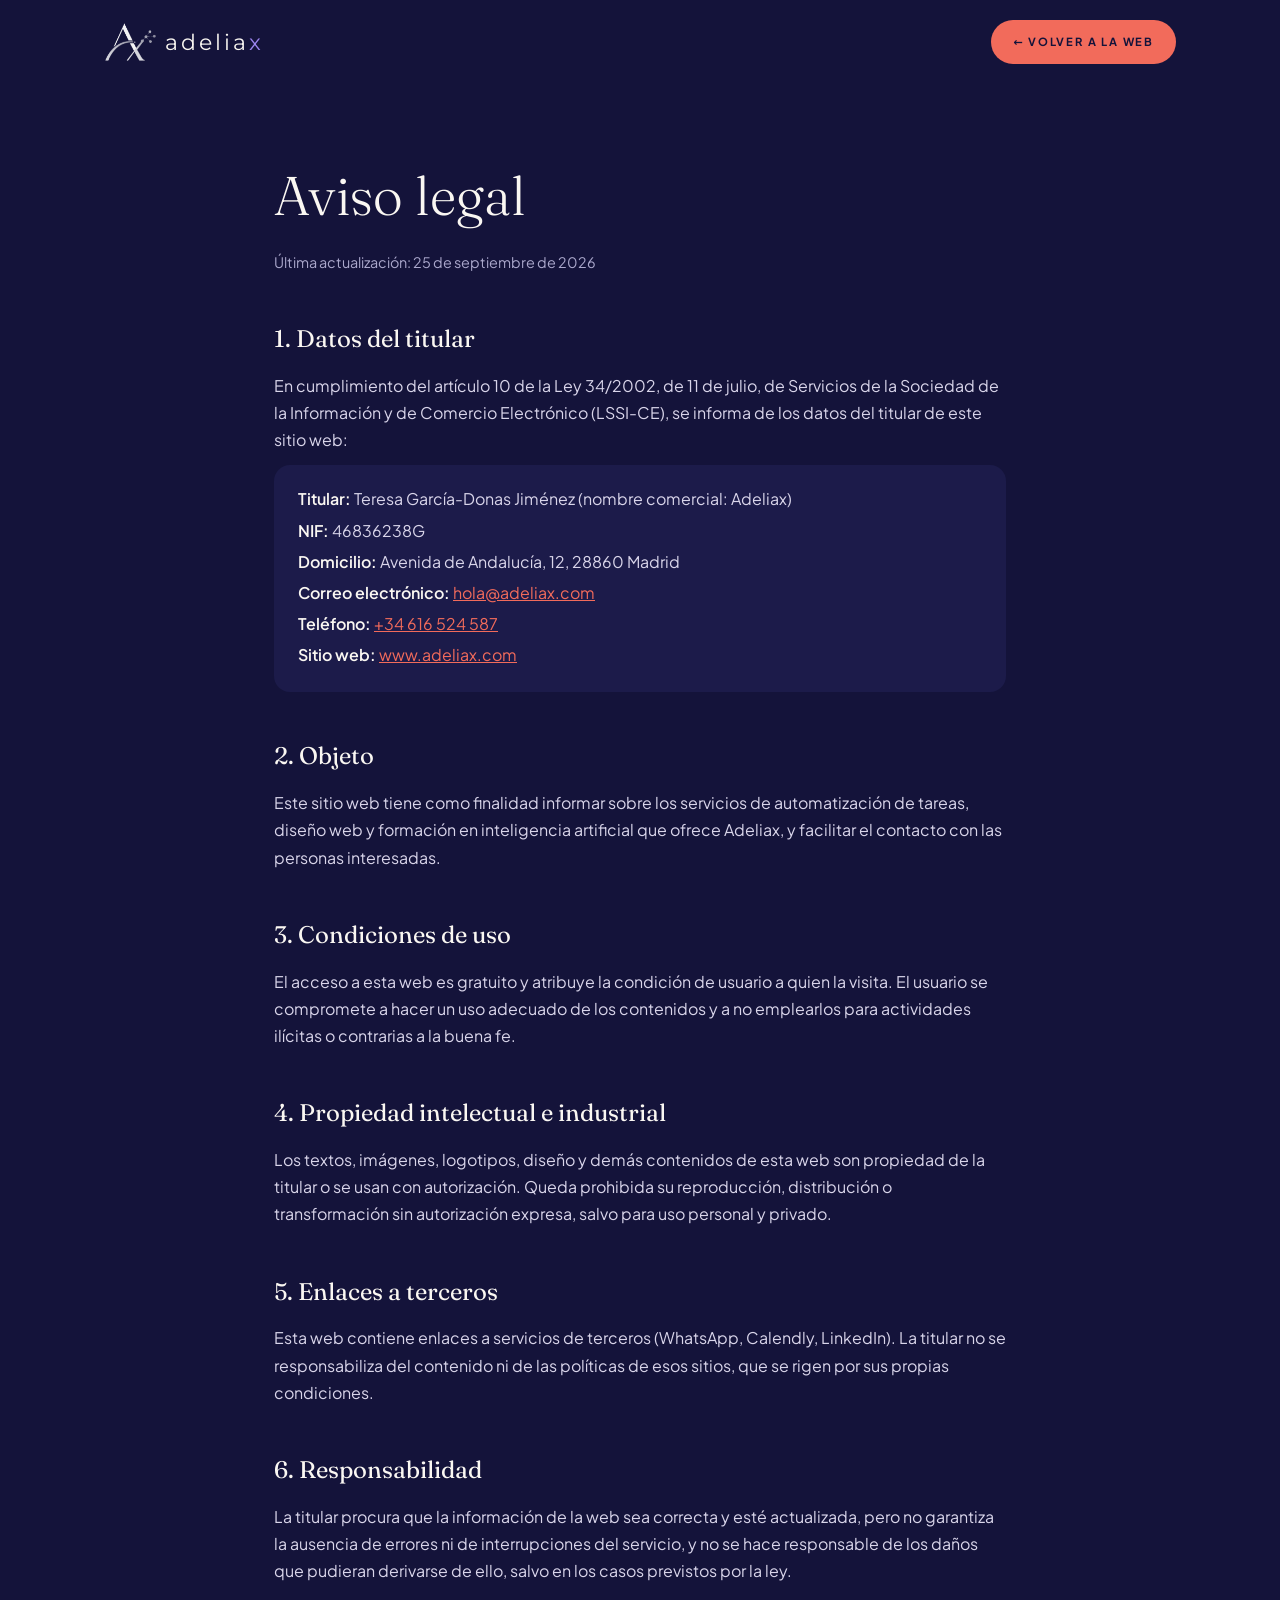
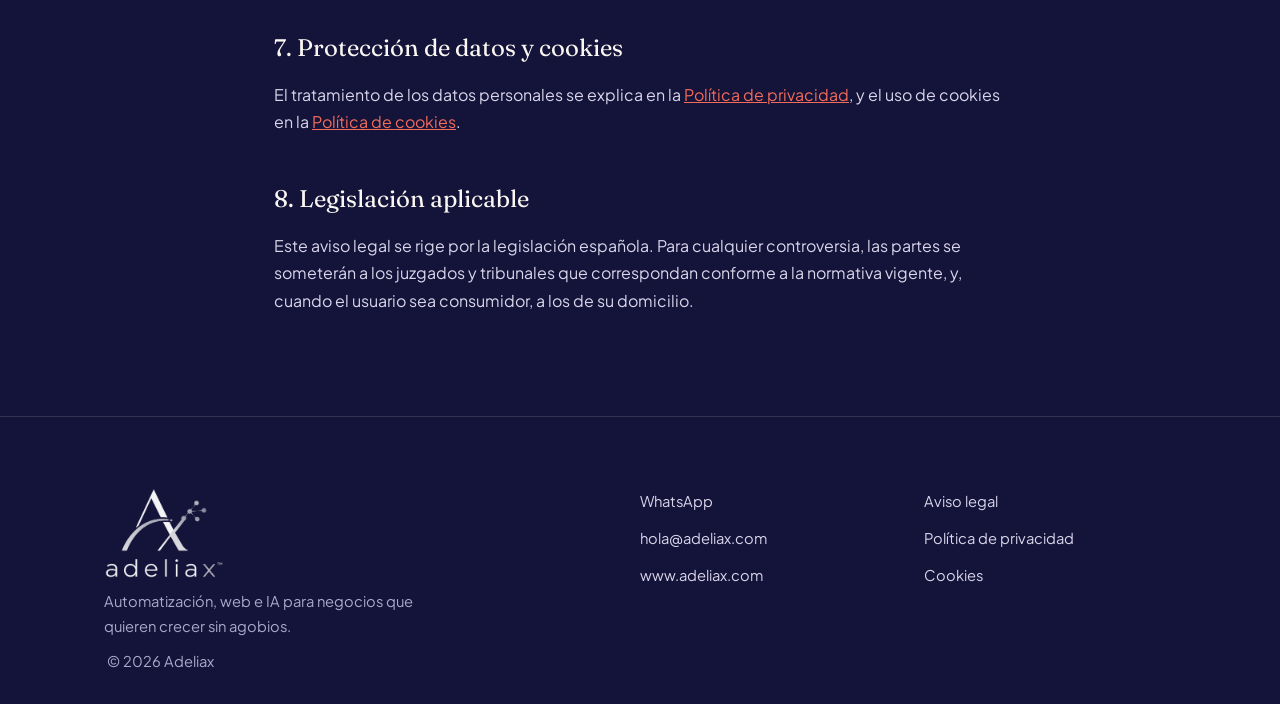
<file: aviso-legal.html>
<!DOCTYPE html>
<html lang="es">
<head>
<meta charset="UTF-8">
<meta name="viewport" content="width=device-width, initial-scale=1.0">
<title>Aviso legal — Adeliax</title>
<meta name="description" content="Aviso legal de adeliax.com: datos del titular y condiciones de uso de la web.">
<meta name="robots" content="noindex, follow">
<link rel="canonical" href="https://www.adeliax.com/aviso-legal.html">
<link rel="icon" type="image/png" href="img/favicon.png">
<link rel="stylesheet" href="style.css">
</head>
<body>

<header class="nav">
  <div class="container nav__inner">
    <a class="logo" href="index.html" aria-label="Adeliax, volver al inicio">
      <span class="logo-mark"><img src="img/logo-icono-blanco.png" alt="Adeliax" width="54" height="40"></span>
      <span class="logo__text">adelia<em>x</em></span>
    </a>
    <a class="btn btn--small" href="index.html">← Volver a la web</a>
  </div>
</header>

<!--
  REVISAR POR UN PROFESIONAL (abogado/asesor):
  - Este texto es una plantilla orientativa basada en la LSSI-CE (Ley 34/2002, art. 10).
  - Si estás inscrita en algún registro o colegio profesional, o si constituyes una sociedad, hay que añadirlo.
-->
<main class="legal">
  <div class="container container--narrow">
    <h1>Aviso legal</h1>
    <p class="legal__updated">Última actualización: 25 de septiembre de 2026</p>

    <h2>1. Datos del titular</h2>
    <p>En cumplimiento del artículo 10 de la Ley 34/2002, de 11 de julio, de Servicios de la Sociedad de la Información y de Comercio Electrónico (LSSI-CE), se informa de los datos del titular de este sitio web:</p>
    <div class="legal__box">
      <p><strong>Titular:</strong> Teresa García-Donas Jiménez (nombre comercial: Adeliax)</p>
      <p><strong>NIF:</strong> 46836238G</p>
      <p><strong>Domicilio:</strong> Avenida de Andalucía, 12, 28860 Madrid</p>
      <p><strong>Correo electrónico:</strong> <a href="mailto:hola@adeliax.com">hola@adeliax.com</a></p>
      <p><strong>Teléfono:</strong> <a href="tel:+34616524587">+34 616 524 587</a></p>
      <p><strong>Sitio web:</strong> <a href="https://www.adeliax.com/">www.adeliax.com</a></p>
    </div>

    <h2>2. Objeto</h2>
    <p>Este sitio web tiene como finalidad informar sobre los servicios de automatización de tareas, diseño web y formación en inteligencia artificial que ofrece Adeliax, y facilitar el contacto con las personas interesadas.</p>

    <h2>3. Condiciones de uso</h2>
    <p>El acceso a esta web es gratuito y atribuye la condición de usuario a quien la visita. El usuario se compromete a hacer un uso adecuado de los contenidos y a no emplearlos para actividades ilícitas o contrarias a la buena fe.</p>

    <h2>4. Propiedad intelectual e industrial</h2>
    <p>Los textos, imágenes, logotipos, diseño y demás contenidos de esta web son propiedad de la titular o se usan con autorización. Queda prohibida su reproducción, distribución o transformación sin autorización expresa, salvo para uso personal y privado.</p>

    <h2>5. Enlaces a terceros</h2>
    <p>Esta web contiene enlaces a servicios de terceros (WhatsApp, Calendly, LinkedIn). La titular no se responsabiliza del contenido ni de las políticas de esos sitios, que se rigen por sus propias condiciones.</p>

    <h2>6. Responsabilidad</h2>
    <p>La titular procura que la información de la web sea correcta y esté actualizada, pero no garantiza la ausencia de errores ni de interrupciones del servicio, y no se hace responsable de los daños que pudieran derivarse de ello, salvo en los casos previstos por la ley.</p>

    <h2>7. Protección de datos y cookies</h2>
    <p>El tratamiento de los datos personales se explica en la <a href="privacidad.html">Política de privacidad</a>, y el uso de cookies en la <a href="cookies.html">Política de cookies</a>.</p>

    <h2>8. Legislación aplicable</h2>
    <p>Este aviso legal se rige por la legislación española. Para cualquier controversia, las partes se someterán a los juzgados y tribunales que correspondan conforme a la normativa vigente, y, cuando el usuario sea consumidor, a los de su domicilio.</p>
  </div>
</main>

<footer class="footer">
  <div class="container footer__inner">
    <div>
      <img class="footer__logo" src="img/logo-blanco.png" alt="Adeliax" width="130" height="100" loading="lazy">
      <p>Automatización, web e IA para negocios que quieren crecer sin agobios.</p>
    </div>
    <div class="footer__links">
      <a href="https://wa.me/34616524587" target="_blank" rel="noopener">WhatsApp</a>
      <a href="mailto:hola@adeliax.com">hola@adeliax.com</a>
      <a href="index.html">www.adeliax.com</a>
    </div>
    <div class="footer__links">
      <a href="aviso-legal.html">Aviso legal</a>
      <a href="privacidad.html">Política de privacidad</a>
      <a href="cookies.html">Cookies</a>
    </div>
  </div>
  <p class="footer__copy">&copy; 2026 Adeliax</p>
</footer>

</body>
</html>
</file>
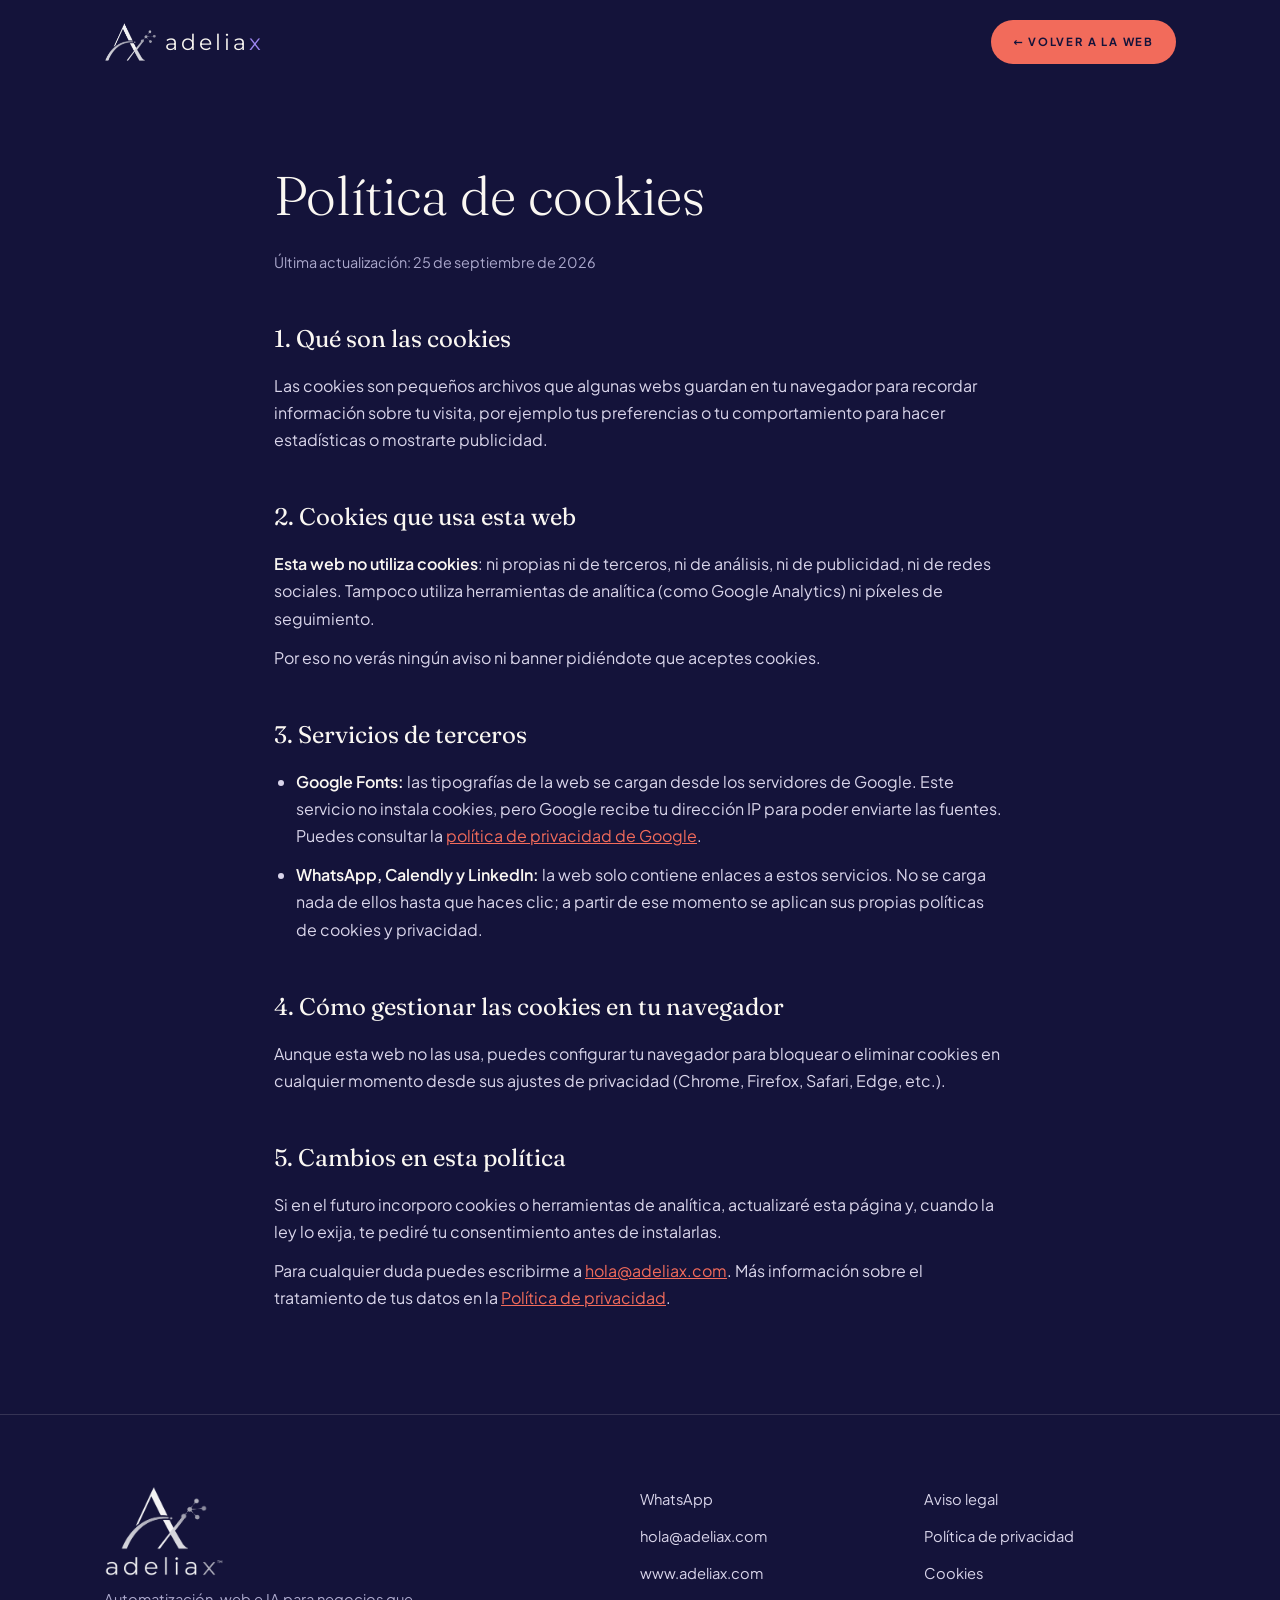
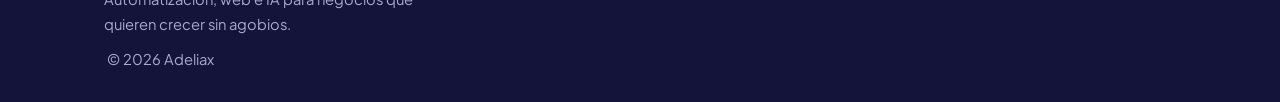
<file: cookies.html>
<!DOCTYPE html>
<html lang="es">
<head>
<meta charset="UTF-8">
<meta name="viewport" content="width=device-width, initial-scale=1.0">
<title>Política de cookies — Adeliax</title>
<meta name="description" content="Política de cookies de adeliax.com: esta web no usa cookies de análisis ni de publicidad.">
<meta name="robots" content="noindex, follow">
<link rel="canonical" href="https://www.adeliax.com/cookies.html">
<link rel="icon" type="image/png" href="img/favicon.png">
<link rel="stylesheet" href="style.css">
</head>
<body>

<header class="nav">
  <div class="container nav__inner">
    <a class="logo" href="index.html" aria-label="Adeliax, volver al inicio">
      <span class="logo-mark"><img src="img/logo-icono-blanco.png" alt="Adeliax" width="54" height="40"></span>
      <span class="logo__text">adelia<em>x</em></span>
    </a>
    <a class="btn btn--small" href="index.html">← Volver a la web</a>
  </div>
</header>

<!--
  REVISAR POR UN PROFESIONAL:
  - Plantilla basada en el art. 22.2 de la LSSI-CE y la Guía sobre el uso de cookies de la AEPD.
  - Hoy la web NO instala cookies ni usa analítica, así que no hace falta banner de consentimiento.
  - Si añades Google Analytics, píxel de Meta, un vídeo de YouTube incrustado, un widget de Calendly
    incrustado (ahora es solo un enlace) o similares, SÍ necesitarás banner de cookies y actualizar esta página.
  - Google Fonts no instala cookies, pero transmite la IP del visitante a Google. Para evitarlo del todo,
    se pueden alojar las fuentes en tu propio servidor (recomendable).
-->
<main class="legal">
  <div class="container container--narrow">
    <h1>Política de cookies</h1>
    <p class="legal__updated">Última actualización: 25 de septiembre de 2026</p>

    <h2>1. Qué son las cookies</h2>
    <p>Las cookies son pequeños archivos que algunas webs guardan en tu navegador para recordar información sobre tu visita, por ejemplo tus preferencias o tu comportamiento para hacer estadísticas o mostrarte publicidad.</p>

    <h2>2. Cookies que usa esta web</h2>
    <p><strong>Esta web no utiliza cookies</strong>: ni propias ni de terceros, ni de análisis, ni de publicidad, ni de redes sociales. Tampoco utiliza herramientas de analítica (como Google Analytics) ni píxeles de seguimiento.</p>
    <p>Por eso no verás ningún aviso ni banner pidiéndote que aceptes cookies.</p>

    <h2>3. Servicios de terceros</h2>
    <ul>
      <li><strong>Google Fonts:</strong> las tipografías de la web se cargan desde los servidores de Google. Este servicio no instala cookies, pero Google recibe tu dirección IP para poder enviarte las fuentes. Puedes consultar la <a href="https://policies.google.com/privacy" target="_blank" rel="noopener">política de privacidad de Google</a>.</li>
      <li><strong>WhatsApp, Calendly y LinkedIn:</strong> la web solo contiene enlaces a estos servicios. No se carga nada de ellos hasta que haces clic; a partir de ese momento se aplican sus propias políticas de cookies y privacidad.</li>
    </ul>

    <h2>4. Cómo gestionar las cookies en tu navegador</h2>
    <p>Aunque esta web no las usa, puedes configurar tu navegador para bloquear o eliminar cookies en cualquier momento desde sus ajustes de privacidad (Chrome, Firefox, Safari, Edge, etc.).</p>

    <h2>5. Cambios en esta política</h2>
    <p>Si en el futuro incorporo cookies o herramientas de analítica, actualizaré esta página y, cuando la ley lo exija, te pediré tu consentimiento antes de instalarlas.</p>
    <p>Para cualquier duda puedes escribirme a <a href="mailto:hola@adeliax.com">hola@adeliax.com</a>. Más información sobre el tratamiento de tus datos en la <a href="privacidad.html">Política de privacidad</a>.</p>
  </div>
</main>

<footer class="footer">
  <div class="container footer__inner">
    <div>
      <img class="footer__logo" src="img/logo-blanco.png" alt="Adeliax" width="130" height="100" loading="lazy">
      <p>Automatización, web e IA para negocios que quieren crecer sin agobios.</p>
    </div>
    <div class="footer__links">
      <a href="https://wa.me/34616524587" target="_blank" rel="noopener">WhatsApp</a>
      <a href="mailto:hola@adeliax.com">hola@adeliax.com</a>
      <a href="index.html">www.adeliax.com</a>
    </div>
    <div class="footer__links">
      <a href="aviso-legal.html">Aviso legal</a>
      <a href="privacidad.html">Política de privacidad</a>
      <a href="cookies.html">Cookies</a>
    </div>
  </div>
  <p class="footer__copy">&copy; 2026 Adeliax</p>
</footer>

</body>
</html>
</file>
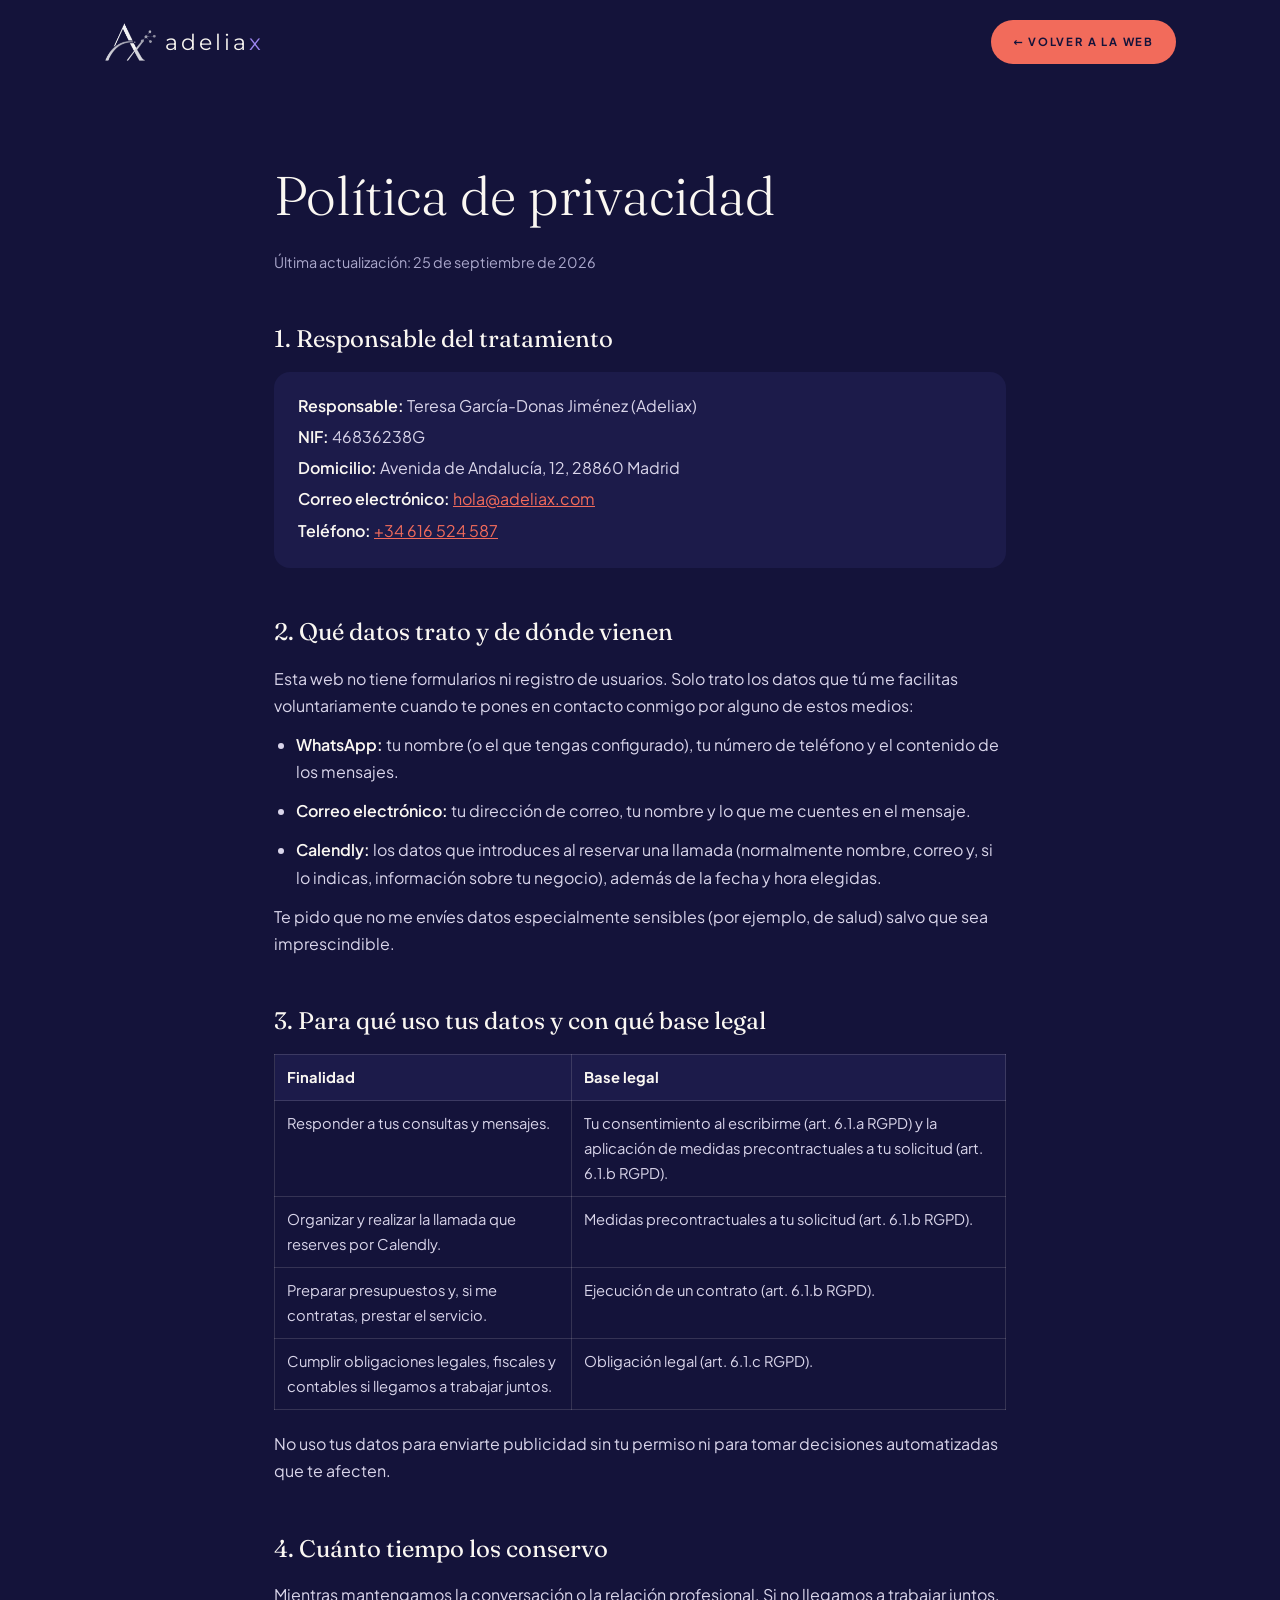
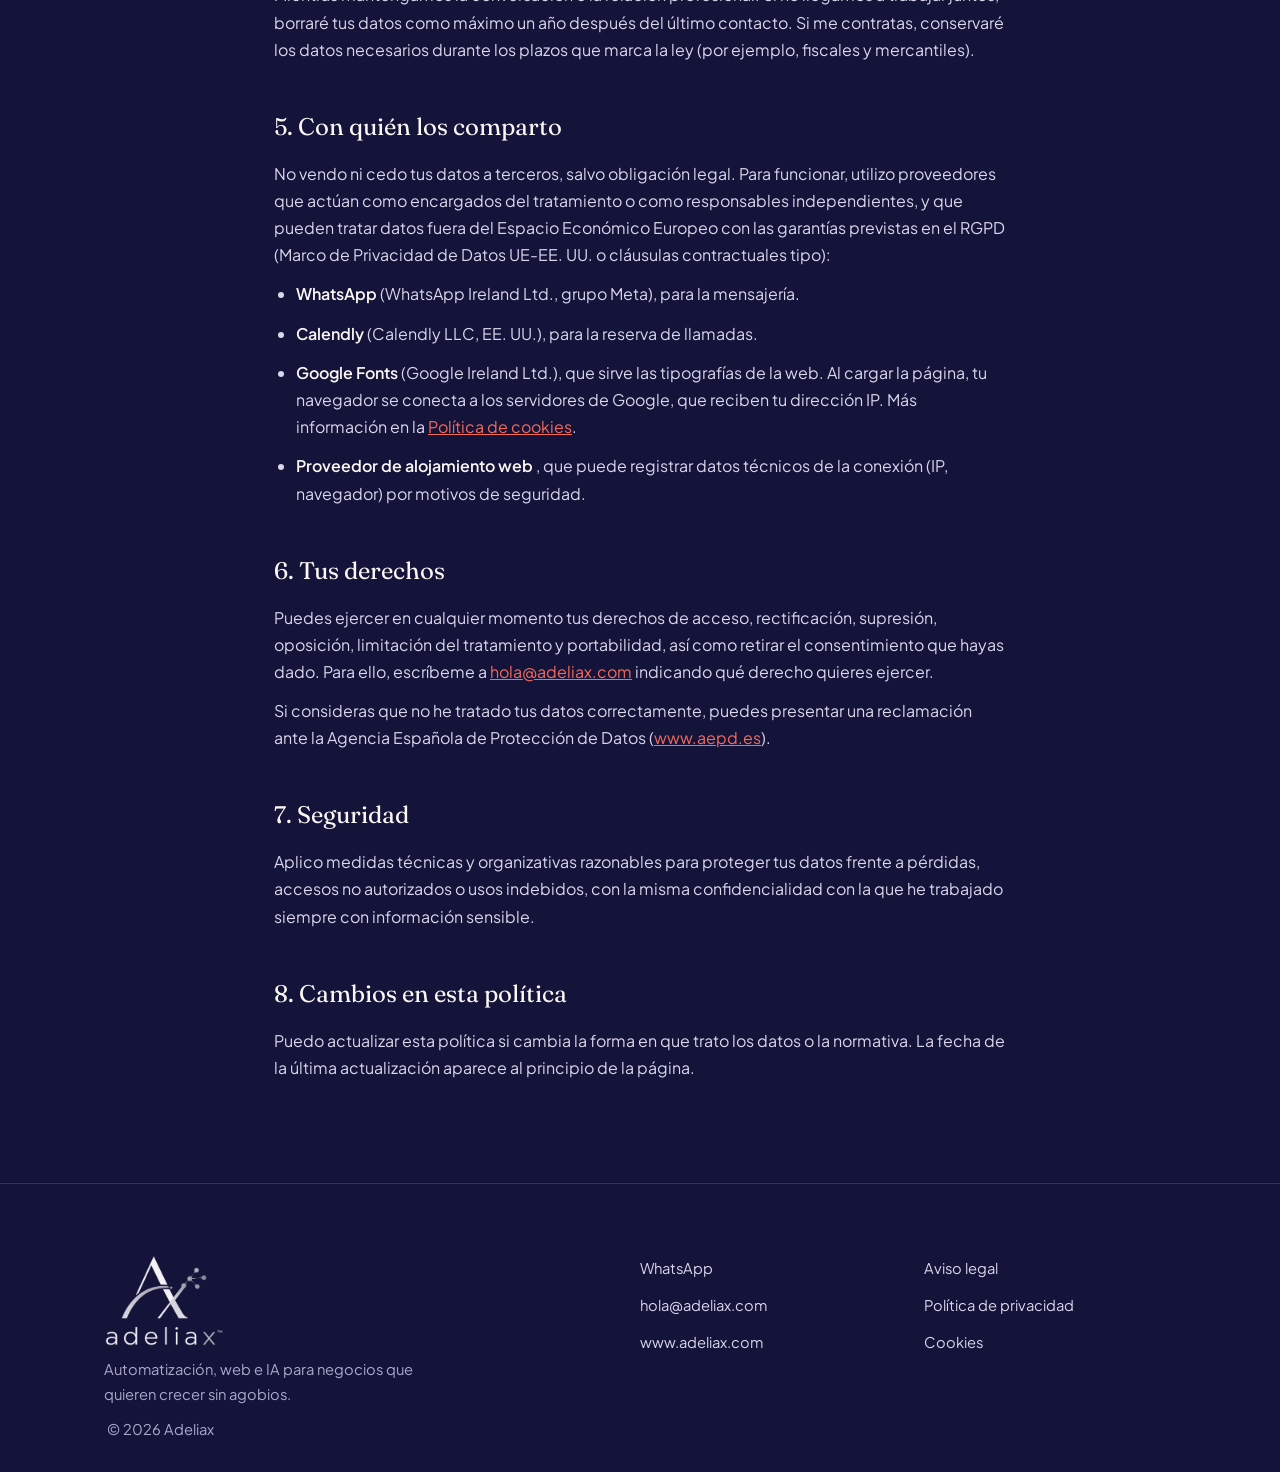
<file: privacidad.html>
<!DOCTYPE html>
<html lang="es">
<head>
<meta charset="UTF-8">
<meta name="viewport" content="width=device-width, initial-scale=1.0">
<title>Política de privacidad — Adeliax</title>
<meta name="description" content="Política de privacidad de adeliax.com: qué datos se tratan, para qué y cuáles son tus derechos.">
<meta name="robots" content="noindex, follow">
<link rel="canonical" href="https://www.adeliax.com/privacidad.html">
<link rel="icon" type="image/png" href="img/favicon.png">
<link rel="stylesheet" href="style.css">
</head>
<body>

<header class="nav">
  <div class="container nav__inner">
    <a class="logo" href="index.html" aria-label="Adeliax, volver al inicio">
      <span class="logo-mark"><img src="img/logo-icono-blanco.png" alt="Adeliax" width="54" height="40"></span>
      <span class="logo__text">adelia<em>x</em></span>
    </a>
    <a class="btn btn--small" href="index.html">← Volver a la web</a>
  </div>
</header>

<!--
  REVISAR POR UN PROFESIONAL (abogado/asesor en protección de datos):
  - Plantilla orientativa basada en el RGPD (Reglamento UE 2016/679, arts. 13 y 14) y la LOPDGDD (Ley Orgánica 3/2018).
  - Comprueba los plazos de conservación (sobre todo los fiscales si llegas a facturar).
  - Comprueba las transferencias internacionales: WhatsApp (Meta) y Calendly (EE. UU.).
  - Pendiente: añadir el proveedor de correo (Google Workspace, Microsoft 365…) como encargado del tratamiento.
  - Si en el futuro añades formularios, analítica, newsletter o píxeles de publicidad, esta política debe actualizarse.
  - Revisa si necesitas firmar contratos de encargado del tratamiento (art. 28 RGPD) con tus clientes
    cuando trates sus datos al montarles automatizaciones.
-->
<main class="legal">
  <div class="container container--narrow">
    <h1>Política de privacidad</h1>
    <p class="legal__updated">Última actualización: 25 de septiembre de 2026</p>

    <h2>1. Responsable del tratamiento</h2>
    <div class="legal__box">
      <p><strong>Responsable:</strong> Teresa García-Donas Jiménez (Adeliax)</p>
      <p><strong>NIF:</strong> 46836238G</p>
      <p><strong>Domicilio:</strong> Avenida de Andalucía, 12, 28860 Madrid</p>
      <p><strong>Correo electrónico:</strong> <a href="mailto:hola@adeliax.com">hola@adeliax.com</a></p>
      <p><strong>Teléfono:</strong> <a href="tel:+34616524587">+34 616 524 587</a></p>
    </div>

    <h2>2. Qué datos trato y de dónde vienen</h2>
    <p>Esta web no tiene formularios ni registro de usuarios. Solo trato los datos que tú me facilitas voluntariamente cuando te pones en contacto conmigo por alguno de estos medios:</p>
    <ul>
      <li><strong>WhatsApp:</strong> tu nombre (o el que tengas configurado), tu número de teléfono y el contenido de los mensajes.</li>
      <li><strong>Correo electrónico:</strong> tu dirección de correo, tu nombre y lo que me cuentes en el mensaje.</li>
      <li><strong>Calendly:</strong> los datos que introduces al reservar una llamada (normalmente nombre, correo y, si lo indicas, información sobre tu negocio), además de la fecha y hora elegidas.</li>
    </ul>
    <p>Te pido que no me envíes datos especialmente sensibles (por ejemplo, de salud) salvo que sea imprescindible.</p>

    <h2>3. Para qué uso tus datos y con qué base legal</h2>
    <div class="legal__table-wrap">
      <table>
        <thead><tr><th>Finalidad</th><th>Base legal</th></tr></thead>
        <tbody>
          <tr><td>Responder a tus consultas y mensajes.</td><td>Tu consentimiento al escribirme (art. 6.1.a RGPD) y la aplicación de medidas precontractuales a tu solicitud (art. 6.1.b RGPD).</td></tr>
          <tr><td>Organizar y realizar la llamada que reserves por Calendly.</td><td>Medidas precontractuales a tu solicitud (art. 6.1.b RGPD).</td></tr>
          <tr><td>Preparar presupuestos y, si me contratas, prestar el servicio.</td><td>Ejecución de un contrato (art. 6.1.b RGPD).</td></tr>
          <tr><td>Cumplir obligaciones legales, fiscales y contables si llegamos a trabajar juntos.</td><td>Obligación legal (art. 6.1.c RGPD).</td></tr>
        </tbody>
      </table>
    </div>
    <p>No uso tus datos para enviarte publicidad sin tu permiso ni para tomar decisiones automatizadas que te afecten.</p>

    <h2>4. Cuánto tiempo los conservo</h2>
    <p>Mientras mantengamos la conversación o la relación profesional. Si no llegamos a trabajar juntos, borraré tus datos como máximo un año después del último contacto. Si me contratas, conservaré los datos necesarios durante los plazos que marca la ley (por ejemplo, fiscales y mercantiles).</p>

    <h2>5. Con quién los comparto</h2>
    <p>No vendo ni cedo tus datos a terceros, salvo obligación legal. Para funcionar, utilizo proveedores que actúan como encargados del tratamiento o como responsables independientes, y que pueden tratar datos fuera del Espacio Económico Europeo con las garantías previstas en el RGPD (Marco de Privacidad de Datos UE-EE. UU. o cláusulas contractuales tipo):</p>
    <ul>
      <li><strong>WhatsApp</strong> (WhatsApp Ireland Ltd., grupo Meta), para la mensajería.</li>
      <li><strong>Calendly</strong> (Calendly LLC, EE. UU.), para la reserva de llamadas.</li>
      <li><strong>Google Fonts</strong> (Google Ireland Ltd.), que sirve las tipografías de la web. Al cargar la página, tu navegador se conecta a los servidores de Google, que reciben tu dirección IP. Más información en la <a href="cookies.html">Política de cookies</a>.</li>
      <li><strong>Proveedor de alojamiento web</strong> <!-- REVISAR: indica cuál (p. ej. Vercel, Netlify, Hostinger…) -->, que puede registrar datos técnicos de la conexión (IP, navegador) por motivos de seguridad.</li>
    </ul>

    <h2>6. Tus derechos</h2>
    <p>Puedes ejercer en cualquier momento tus derechos de acceso, rectificación, supresión, oposición, limitación del tratamiento y portabilidad, así como retirar el consentimiento que hayas dado. Para ello, escríbeme a <a href="mailto:hola@adeliax.com">hola@adeliax.com</a> indicando qué derecho quieres ejercer.</p>
    <p>Si consideras que no he tratado tus datos correctamente, puedes presentar una reclamación ante la Agencia Española de Protección de Datos (<a href="https://www.aepd.es" target="_blank" rel="noopener">www.aepd.es</a>).</p>

    <h2>7. Seguridad</h2>
    <p>Aplico medidas técnicas y organizativas razonables para proteger tus datos frente a pérdidas, accesos no autorizados o usos indebidos, con la misma confidencialidad con la que he trabajado siempre con información sensible.</p>

    <h2>8. Cambios en esta política</h2>
    <p>Puedo actualizar esta política si cambia la forma en que trato los datos o la normativa. La fecha de la última actualización aparece al principio de la página.</p>
  </div>
</main>

<footer class="footer">
  <div class="container footer__inner">
    <div>
      <img class="footer__logo" src="img/logo-blanco.png" alt="Adeliax" width="130" height="100" loading="lazy">
      <p>Automatización, web e IA para negocios que quieren crecer sin agobios.</p>
    </div>
    <div class="footer__links">
      <a href="https://wa.me/34616524587" target="_blank" rel="noopener">WhatsApp</a>
      <a href="mailto:hola@adeliax.com">hola@adeliax.com</a>
      <a href="index.html">www.adeliax.com</a>
    </div>
    <div class="footer__links">
      <a href="aviso-legal.html">Aviso legal</a>
      <a href="privacidad.html">Política de privacidad</a>
      <a href="cookies.html">Cookies</a>
    </div>
  </div>
  <p class="footer__copy">&copy; 2026 Adeliax</p>
</footer>

</body>
</html>
</file>
<file: style.css>
/* =========================================================
   Adeliax · estilo editorial oscuro (índigo, crema y coral)
   ========================================================= */

/* ── Fuentes (alojadas en local) ── */
@font-face {
  font-family: "Fraunces";
  font-style: normal;
  font-weight: 300 600;
  font-display: swap;
  src: url("fonts/fraunces-normal-latin.woff2") format("woff2");
}
@font-face {
  font-family: "Fraunces";
  font-style: italic;
  font-weight: 300 600;
  font-display: swap;
  src: url("fonts/fraunces-italic-latin.woff2") format("woff2");
}
@font-face {
  font-family: "Plus Jakarta Sans";
  font-style: normal;
  font-weight: 400 700;
  font-display: swap;
  src: url("fonts/plus-jakarta-sans-latin.woff2") format("woff2");
}
@font-face {
  font-family: "Montserrat";
  font-style: normal;
  font-weight: 400;
  font-display: swap;
  src: url("fonts/montserrat-latin.woff2") format("woff2");
}

:root {
  --ink: #14133A;          /* fondo principal (índigo casi negro) */
  --char: #1C1B4A;         /* fondo alterno */
  --char-2: #24235A;
  --indigo: #2B2A6F;
  --cream: #FAF7F2;
  --cream-2: #D9D5EA;      /* texto normal sobre oscuro */
  --muted: #ABA8CC;        /* texto secundario sobre oscuro */
  --coral: #F26B5B;
  --coral-2: #F48A7D;
  --coral-text: #B83C2C;   /* coral para texto sobre fondo claro */
  --text-light: #55556E;   /* texto normal sobre fondo claro */
  --line: rgba(250, 247, 242, .14);
  --line-dark: rgba(20, 19, 58, .14);
  --serif: "Fraunces", Georgia, "Times New Roman", serif;
  --sans: "Plus Jakarta Sans", system-ui, -apple-system, "Segoe UI", Roboto, Arial, sans-serif;
  --ease: cubic-bezier(.22, 1, .36, 1);
  --radius: 16px;
}

*, *::before, *::after { box-sizing: border-box; margin: 0; padding: 0; }
html { scroll-behavior: smooth; scroll-padding-top: 90px; -webkit-text-size-adjust: 100%; }
body {
  background: var(--ink);
  color: var(--cream-2);
  font-family: var(--sans);
  font-size: 16px;
  line-height: 1.7;
  overflow-x: hidden;
  -webkit-font-smoothing: antialiased;
}
body.is-loading { overflow: hidden; }
img { display: block; max-width: 100%; }
a { color: inherit; }
button { font: inherit; color: inherit; background: none; border: 0; cursor: pointer; }
::selection { background: var(--coral); color: var(--ink); }
strong { color: var(--cream); font-weight: 600; }

:focus-visible { outline: 2px solid var(--coral); outline-offset: 4px; border-radius: 4px; }

.sr-only {
  position: absolute; width: 1px; height: 1px; padding: 0; margin: -1px;
  overflow: hidden; clip: rect(0, 0, 0, 0); white-space: nowrap; border: 0;
}

.container { max-width: 1120px; margin: 0 auto; padding: 0 24px; }

/* ── Utilidades ── */
.section { position: relative; padding: clamp(90px, 13vw, 170px) 0; }
.section--char { background: var(--char); }
.section--light { background: var(--cream); color: var(--text-light); }
.section--story { background: linear-gradient(180deg, var(--ink), var(--char) 18%, var(--char) 82%, var(--ink)); }

.eyebrow {
  display: flex;
  align-items: center;
  gap: 14px;
  font-size: .74rem;
  font-weight: 600;
  letter-spacing: .28em;
  text-transform: uppercase;
  color: var(--coral);
  margin-bottom: 22px;
}
.eyebrow::before { content: ""; width: 34px; height: 1px; background: currentColor; }
.section--light .eyebrow { color: var(--coral-text); }

h1, h2, h3 { font-family: var(--serif); color: var(--cream); font-weight: 400; }
.section--light h2, .section--light h3 { color: var(--indigo); }
.display {
  font-family: var(--serif);
  font-weight: 300;
  font-size: clamp(2.3rem, 5.6vw, 4.6rem);
  line-height: 1.04;
  letter-spacing: -.015em;
}
h1 em, h2 em, .display em { font-style: italic; color: var(--coral); }
.section--light .display em { color: var(--coral-text); }

.lead {
  font-family: var(--serif);
  font-size: clamp(1.3rem, 2vw, 1.6rem);
  line-height: 1.45;
  color: var(--cream);
}

.section-head { max-width: 820px; margin-bottom: clamp(50px, 7vw, 90px); }
.section-head__sub { color: var(--muted); max-width: 560px; margin-top: 24px; font-size: 1.08rem; }
.section--light .section-head__sub { color: var(--text-light); }

/* Subrayado que se dibuja */
.u { text-decoration: none; background: linear-gradient(currentColor, currentColor) 0 100% / 0 1px no-repeat; transition: background-size .5s var(--ease); }
.u:hover { background-size: 100% 1px; }

/* ── Botones ── */
.btn {
  position: relative;
  display: inline-flex;
  align-items: center;
  justify-content: center;
  gap: 10px;
  min-height: 52px;
  padding: 16px 32px;
  border-radius: 999px;
  background: var(--coral);
  color: var(--ink);
  font-weight: 700;
  font-size: .8rem;
  letter-spacing: .16em;
  text-transform: uppercase;
  text-decoration: none;
  overflow: hidden;
  isolation: isolate;
  white-space: nowrap;
  transition: color .45s var(--ease), transform .35s var(--ease);
}
.btn::before {
  content: "";
  position: absolute;
  inset: 0;
  z-index: -1;
  border-radius: inherit;
  background: var(--cream);
  transform: translateY(101%);
  transition: transform .55s var(--ease);
}
.btn:hover::before { transform: translateY(0); }
.btn--ghost { background: transparent; color: var(--cream); box-shadow: inset 0 0 0 1px rgba(250, 247, 242, .5); }
.btn--ghost:hover { color: var(--ink); }
.btn--small { min-height: 44px; padding: 10px 22px; font-size: .7rem; }
.btn--large { padding: 19px 38px; }

.cta-row { display: flex; flex-wrap: wrap; align-items: center; gap: 14px 22px; }
.cta-row--center { justify-content: center; }

.text-link { color: var(--cream); font-weight: 600; padding: 10px 0; }

.link-arrow {
  display: inline-flex;
  align-items: center;
  gap: 12px;
  padding: 8px 0;
  font-size: .78rem;
  font-weight: 700;
  letter-spacing: .18em;
  text-transform: uppercase;
  color: var(--coral);
  text-decoration: none;
}
.link-arrow i { font-style: normal; transition: transform .4s var(--ease); }
.link-arrow:hover i { transform: translateX(8px); }
.section--light .link-arrow { color: var(--coral-text); }

/* ── Pantalla de entrada ── */
.loader {
  position: fixed;
  inset: 0;
  z-index: 1000;
  display: grid;
  place-items: center;
  background: var(--ink);
  clip-path: inset(0 0 0 0);
  transition: clip-path 1.1s var(--ease) .1s;
}
.loader { display: none; }
.js .loader { display: grid; }
.loader.is-done { clip-path: inset(0 0 100% 0); }
.js .loader.is-gone { display: none; }
.loader__inner { display: flex; flex-direction: column; align-items: center; text-align: center; }
.loader__word {
  display: flex;
  overflow: hidden;
  padding: 0 .08em .1em;
  font-family: "Montserrat", sans-serif;
  font-size: clamp(3.4rem, 12vw, 7.5rem);
  letter-spacing: .14em;
  line-height: 1;
  color: var(--cream);
}
.loader__word span { display: inline-block; transform: translateY(110%); animation: rise 1s var(--ease) forwards; }
.loader__word span:nth-child(1) { animation-delay: .15s; }
.loader__word span:nth-child(2) { animation-delay: .22s; }
.loader__word span:nth-child(3) { animation-delay: .29s; }
.loader__word span:nth-child(4) { animation-delay: .36s; }
.loader__word span:nth-child(5) { animation-delay: .43s; }
.loader__word span:nth-child(6) { animation-delay: .5s; }
.loader__word span:nth-child(7) { animation-delay: .57s; }
.loader__x { color: var(--coral); }
.loader__line { width: 0; height: 1px; margin: 18px 0 14px; background: var(--coral); animation: grow 1s var(--ease) .6s forwards; }
.loader__place { font-size: .7rem; letter-spacing: .4em; text-transform: uppercase; color: var(--coral); opacity: 0; animation: fade-up .8s var(--ease) .85s forwards; }

@keyframes rise { to { transform: translateY(0); } }
@keyframes grow { to { width: 160px; } }
@keyframes fade-up { from { opacity: 0; transform: translateY(10px); } to { opacity: 1; transform: none; } }

/* ── Grano, cursor y barra de progreso ── */
.grain {
  position: fixed;
  inset: 0;
  z-index: 900;
  pointer-events: none;
  opacity: .06;
  background-image: url("data:image/svg+xml,%3Csvg xmlns='http://www.w3.org/2000/svg' width='200' height='200'%3E%3Cfilter id='n'%3E%3CfeTurbulence type='fractalNoise' baseFrequency='.9' numOctaves='3' stitchTiles='stitch'/%3E%3C/filter%3E%3Crect width='100%25' height='100%25' filter='url(%23n)'/%3E%3C/svg%3E");
}
/* El grano solo "vibra" en ordenador; en móvil queda quieto para ahorrar batería */
@media (hover: hover) and (pointer: fine) {
  .grain { inset: -50%; animation: grain 1s steps(6) infinite; }
}
@keyframes grain {
  0%, 100% { transform: translate(0, 0); }
  20% { transform: translate(-5%, 3%); }
  40% { transform: translate(3%, -4%); }
  60% { transform: translate(-2%, 5%); }
  80% { transform: translate(4%, 2%); }
}

.cursor { display: none; }
@media (hover: hover) and (pointer: fine) {
  .cursor { display: block; position: fixed; inset: 0; z-index: 950; pointer-events: none; }
  .cursor__dot, .cursor__ring { position: fixed; top: 0; left: 0; border-radius: 50%; opacity: 0; transition: opacity .3s ease; }
  .cursor.is-active .cursor__dot, .cursor.is-active .cursor__ring { opacity: 1; }
  .cursor__dot { width: 6px; height: 6px; background: var(--coral); }
  .cursor__ring {
    width: 38px;
    height: 38px;
    border: 1px solid rgba(242, 107, 91, .6);
    transition: opacity .3s ease, width .35s var(--ease), height .35s var(--ease), background .35s ease, border-color .35s ease;
  }
  .cursor.is-hover .cursor__ring { width: 70px; height: 70px; background: rgba(242, 107, 91, .12); border-color: transparent; }
}
.progress { position: fixed; top: 0; left: 0; z-index: 960; width: 100%; height: 2px; background: var(--coral); transform-origin: 0 50%; transform: scaleX(0); }

/* ── Cabecera ── */
.nav {
  position: fixed;
  top: 0;
  left: 0;
  right: 0;
  z-index: 800;
  transition: transform .6s var(--ease), background .5s ease, box-shadow .5s ease;
}
.nav__inner { display: flex; align-items: center; justify-content: space-between; gap: 20px; height: 84px; transition: height .5s var(--ease); }
.nav.is-scrolled { background: rgba(20, 19, 58, .82); backdrop-filter: blur(14px); -webkit-backdrop-filter: blur(14px); box-shadow: 0 1px 0 var(--line); }
.nav.is-scrolled .nav__inner { height: 68px; }
.nav.is-hidden { transform: translateY(-110%); }

.logo { display: flex; align-items: center; gap: 8px; text-decoration: none; }
.logo img { height: 40px; width: auto; }
.logo__text { font-family: "Montserrat", sans-serif; font-weight: 400; font-size: 1.35rem; letter-spacing: .14em; color: var(--cream); }
.logo__text em { font-style: normal; color: #9C85F0; }

.nav__links { display: flex; gap: clamp(18px, 2.6vw, 40px); }
.nav__links a {
  position: relative;
  padding: 6px 0;
  font-size: .74rem;
  font-weight: 600;
  letter-spacing: .2em;
  text-transform: uppercase;
  color: var(--cream-2);
  text-decoration: none;
}
.nav__links a::after {
  content: "";
  position: absolute;
  left: 0;
  bottom: 0;
  width: 100%;
  height: 1px;
  background: var(--coral);
  transform: scaleX(0);
  transform-origin: right;
  transition: transform .5s var(--ease);
}
.nav__links a:hover::after, .nav__links a.is-active::after { transform: scaleX(1); transform-origin: left; }
.nav__links a.is-active { color: var(--coral); }
.nav__right { display: flex; align-items: center; gap: 10px; }

.burger { display: none; position: relative; width: 44px; height: 44px; }
.burger span { position: absolute; left: 11px; right: 11px; height: 1.5px; background: var(--cream); transition: transform .5s var(--ease); }
.burger span:first-child { top: 18px; }
.burger span:last-child { top: 25px; }
.burger.is-open span:first-child { transform: translateY(3.5px) rotate(45deg); }
.burger.is-open span:last-child { transform: translateY(-3.5px) rotate(-45deg); }

.mobile-menu {
  position: fixed;
  inset: 0;
  z-index: 790;
  display: flex;
  flex-direction: column;
  justify-content: center;
  gap: 6px;
  padding: 100px 24px 40px;
  background: var(--ink);
  clip-path: circle(0 at calc(100% - 46px) 42px);
  transition: clip-path .9s var(--ease);
}
.mobile-menu[hidden] { display: none; }
.mobile-menu.is-open { clip-path: circle(150% at calc(100% - 46px) 42px); }
.mobile-menu > a {
  font-family: var(--serif);
  font-style: italic;
  font-weight: 300;
  font-size: clamp(2.4rem, 11vw, 3.4rem);
  line-height: 1.25;
  color: var(--cream);
  text-decoration: none;
}
.mobile-menu > a:hover { color: var(--coral); }
.mobile-menu__info { margin-top: 40px; color: var(--muted); font-size: .95rem; }

/* ── Hilo que se dibuja con el scroll ── */
main { position: relative; overflow-x: clip; }
main > section > .container { position: relative; z-index: 2; }
.thread { position: absolute; top: 0; left: 0; z-index: 1; pointer-events: none; overflow: visible; }
.thread path { fill: none; stroke: var(--coral); stroke-width: 2; stroke-opacity: .6; stroke-linecap: round; stroke-linejoin: round; }

/* ── Portada ── */
.hero {
  position: relative;
  min-height: 100svh;
  display: flex;
  flex-direction: column;
  justify-content: flex-end;
  padding-top: 120px;
  overflow: hidden;
}
.hero__media {
  position: absolute;
  top: -8%;
  bottom: -8%;
  right: 0;
  width: 52%;
  z-index: 0;
}
.hero__media img {
  width: 100%;
  height: 100%;
  object-fit: cover;
  object-position: 50% 20%;
  transform: scale(1.12);
  animation: kenburns 22s ease-out forwards;
}
@keyframes kenburns { to { transform: scale(1.02); } }
.hero__veil {
  position: absolute;
  inset: 0;
  z-index: 0;
  pointer-events: none;
  background:
    linear-gradient(90deg, var(--ink) 0%, var(--ink) 44%, rgba(20, 19, 58, .55) 62%, rgba(20, 19, 58, .1) 100%),
    linear-gradient(180deg, rgba(20, 19, 58, .5) 0%, transparent 30%, transparent 70%, var(--ink) 100%);
}
.hero__inner { width: 100%; }
.hero__content { max-width: 760px; padding-bottom: clamp(40px, 6vw, 70px); }
.hero__title {
  font-family: var(--serif);
  font-weight: 300;
  font-size: clamp(2.7rem, 6.2vw, 5.4rem);
  line-height: .98;
  letter-spacing: -.02em;
  margin-bottom: 30px;
}
.hero__line { display: block; overflow: hidden; padding-bottom: .08em; }
.hero__line > span { display: inline-block; }
.js .hero__line > span { transform: translateY(110%); }
.js.is-ready .hero__line > span { animation: rise 1.3s var(--ease) forwards; }
.js.is-ready .hero__line:nth-child(2) > span { animation-delay: .12s; }
.js.is-ready .hero__line:nth-child(3) > span { animation-delay: .24s; }
.js .hero__eyebrow, .js .hero__tagline, .js .hero__ctas, .js .hero__strip { opacity: 0; transform: translateY(20px); transition: opacity 1.2s var(--ease), transform 1.2s var(--ease); }
.js.is-ready .hero__eyebrow { opacity: 1; transform: none; transition-delay: .1s; }
.js.is-ready .hero__tagline { opacity: 1; transform: none; transition-delay: .5s; }
.js.is-ready .hero__ctas { opacity: 1; transform: none; transition-delay: .7s; }
.js.is-ready .hero__strip { opacity: 1; transform: none; transition-delay: .9s; }

.hero__tagline {
  max-width: 600px;
  margin-bottom: 36px;
  font-family: var(--serif);
  font-style: italic;
  font-size: clamp(1.15rem, 1.9vw, 1.45rem);
  line-height: 1.5;
  color: var(--cream-2);
}
.hero__ctas { display: flex; flex-wrap: wrap; align-items: center; gap: 14px 28px; }

.hero__strip {
  display: grid;
  grid-template-columns: repeat(3, auto);
  justify-content: start;
  gap: clamp(24px, 5vw, 70px);
  padding: 26px 0 34px;
  border-top: 1px solid var(--line);
  font-size: .92rem;
  color: var(--cream);
}
.hero__strip small { display: block; margin-bottom: 4px; font-size: .66rem; font-weight: 600; letter-spacing: .26em; text-transform: uppercase; color: var(--coral); }

.badge-rotate {
  position: absolute;
  right: clamp(24px, 6vw, 90px);
  bottom: clamp(120px, 18vh, 200px);
  z-index: 2;
  display: grid;
  place-items: center;
  width: 150px;
  height: 150px;
}
.badge-rotate svg { position: absolute; inset: 0; animation: spin 22s linear infinite; }
.badge-rotate text { font-family: var(--sans); font-size: 12px; font-weight: 600; letter-spacing: 3px; fill: var(--cream); }
.badge-rotate span { font-size: 1.4rem; color: var(--coral); }
@keyframes spin { to { transform: rotate(360deg); } }

.hero__scroll { position: absolute; right: 32px; bottom: 34px; z-index: 2; width: 1px; height: 70px; background: var(--line); overflow: hidden; }
.hero__scroll span { position: absolute; inset: 0; background: var(--coral); animation: scroll-line 2.2s var(--ease) infinite; }
@keyframes scroll-line { 0% { transform: translateY(-100%); } 60%, 100% { transform: translateY(100%); } }

/* ── Cinta ── */
.marquee { position: relative; z-index: 2; overflow: hidden; padding: 26px 0; background: var(--char); border-block: 1px solid var(--line); }
.marquee__track { display: flex; align-items: center; gap: 40px; width: max-content; animation: marquee 38s linear infinite; }
.marquee span { font-family: var(--serif); font-style: italic; font-weight: 300; font-size: clamp(1.8rem, 4vw, 3.2rem); white-space: nowrap; color: var(--cream); }
.marquee span:nth-of-type(even) { color: transparent; -webkit-text-stroke: 1px var(--cream); }
.marquee b { font-size: 1.2rem; font-weight: 400; color: var(--coral); }
@keyframes marquee { to { transform: translateX(-50%); } }

/* ── Aparición ── */
.js .reveal { opacity: 0; transform: translateY(40px); transition: opacity 1.1s var(--ease), transform 1.1s var(--ease); }
.js .reveal.is-visible { opacity: 1; transform: none; }
.js .reveal-img { clip-path: inset(100% 0 0 0); transition: clip-path 1.5s var(--ease); }
.js .reveal-img img { transform: scale(1.3); transition: transform 1.8s var(--ease); }
.js .reveal-img.is-visible { clip-path: inset(0 0 0 0); }
.js .reveal-img.is-visible img { transform: scale(1); }

/* Títulos palabra a palabra */
.nowrap { white-space: nowrap; }
.split .w { display: inline-block; overflow: hidden; vertical-align: top; padding-bottom: .12em; margin-bottom: -.12em; }
.split .w > span { display: inline-block; transform: translateY(110%); transition: transform 1s var(--ease); transition-delay: calc(var(--i) * 55ms); }
.split.is-visible .w > span { transform: none; }

/* ── ¿Te suena? ── */
.pillars { display: grid; grid-template-columns: repeat(3, 1fr); border-top: 1px solid var(--line); }
.pillar { position: relative; padding: 40px clamp(18px, 3vw, 40px) 40px 0; border-right: 1px solid var(--line); border-bottom: 1px solid var(--line); }
.pillar:nth-child(3n+2), .pillar:nth-child(3n) { padding-left: clamp(18px, 3vw, 40px); }
.pillar:nth-child(3n) { border-right: 0; }
.pillar:nth-child(3n+2) { transition-delay: .12s; }
.pillar:nth-child(3n) { transition-delay: .24s; }
.pillar__n { font-family: var(--serif); font-style: italic; font-size: 1.1rem; color: var(--coral); }
.pillar .icon { display: block; margin: 14px 0 16px; transition: transform .5s var(--ease), stroke .3s ease; }
.pillar:hover .icon { transform: translateY(-4px) rotate(-6deg); stroke: var(--coral); }
.pillar p { color: var(--muted); }
.icon { width: 30px; height: 30px; fill: none; stroke: var(--cream); stroke-width: 1.5; stroke-linecap: round; stroke-linejoin: round; }

.closing {
  margin-top: clamp(60px, 8vw, 100px);
  text-align: center;
  font-family: var(--serif);
  font-style: italic;
  font-weight: 300;
  font-size: clamp(1.9rem, 4vw, 3.2rem);
  color: var(--coral);
}

/* ── Calculadora ── */
.calc { max-width: 860px; margin: 0 auto; }
.calc__title { font-family: var(--serif); font-weight: 300; font-size: clamp(2rem, 4.6vw, 3.6rem); line-height: 1.05; margin-bottom: 50px; }
.calc__fields { display: grid; grid-template-columns: 1fr 1fr; gap: 30px 56px; }
.calc__label { display: flex; justify-content: space-between; align-items: baseline; gap: 12px; margin-bottom: 12px; color: var(--cream); font-weight: 600; }
.calc__label output { font-family: var(--serif); font-size: 1.8rem; font-weight: 400; color: var(--coral); min-width: 3ch; text-align: right; }

.range { --fill: 50%; -webkit-appearance: none; appearance: none; display: block; width: 100%; height: 28px; background: transparent; cursor: pointer; }
.range::-webkit-slider-runnable-track { height: 4px; border-radius: 999px; background: linear-gradient(to right, var(--coral) var(--fill), rgba(217, 213, 234, .25) var(--fill)); }
.range::-moz-range-track { height: 4px; border-radius: 999px; background: rgba(217, 213, 234, .25); }
.range::-moz-range-progress { height: 4px; border-radius: 999px; background: var(--coral); }
.range::-webkit-slider-thumb { -webkit-appearance: none; width: 26px; height: 26px; margin-top: -11px; border-radius: 50%; background: var(--coral); border: 3px solid var(--cream); transition: transform .2s var(--ease); }
.range::-moz-range-thumb { width: 22px; height: 22px; border-radius: 50%; background: var(--coral); border: 3px solid var(--cream); }
.range:hover::-webkit-slider-thumb { transform: scale(1.15); }
.range:focus-visible { outline: none; }
.range:focus-visible::-webkit-slider-thumb { box-shadow: 0 0 0 4px var(--char), 0 0 0 6px var(--coral); }
.range:focus-visible::-moz-range-thumb { box-shadow: 0 0 0 4px var(--char), 0 0 0 6px var(--coral); }

.calc__result { display: grid; grid-template-columns: repeat(3, 1fr); gap: 24px; margin: 56px 0 14px; }
.stat { border-top: 1px solid var(--line); padding-top: 16px; }
.stat b {
  display: block;
  font-family: var(--serif);
  font-weight: 300;
  font-size: clamp(2.6rem, 6vw, 4.6rem);
  line-height: 1;
  color: var(--coral);
  font-variant-numeric: lining-nums tabular-nums;
}
.stat > span { display: block; margin-top: 8px; font-size: .8rem; letter-spacing: .08em; text-transform: uppercase; color: var(--muted); line-height: 1.4; }
.calc__note { font-size: .85rem; color: var(--muted); }
.calc__foot { display: flex; flex-wrap: wrap; align-items: center; justify-content: space-between; gap: 24px 40px; margin-top: 44px; padding-top: 34px; border-top: 1px solid var(--line); }
.calc__closing { max-width: 460px; font-family: var(--serif); font-style: italic; font-size: 1.2rem; line-height: 1.5; color: var(--cream-2); }

/* ── Servicios (pestañas) ── */
.tabs__list { display: flex; flex-wrap: wrap; gap: 6px; margin-bottom: 50px; border-bottom: 1px solid var(--line-dark); }
.tabs__list button {
  position: relative;
  padding: 16px 22px;
  font-size: .78rem;
  font-weight: 700;
  letter-spacing: .14em;
  text-transform: uppercase;
  color: var(--text-light);
}
.tabs__list button i { font-family: var(--serif); font-style: italic; font-weight: 400; letter-spacing: 0; font-size: 1rem; margin-right: 6px; color: var(--coral-text); }
.tabs__list button::after {
  content: "";
  position: absolute;
  left: 22px;
  right: 22px;
  bottom: -1px;
  height: 2px;
  background: var(--coral-text);
  transform: scaleX(0);
  transition: transform .5s var(--ease);
}
.tabs__list button.is-active { color: var(--indigo); }
.tabs__list button.is-active::after, .tabs__list button:hover::after { transform: scaleX(1); }
.tabs__list button:focus-visible { outline-color: var(--indigo); }

.panel { display: grid; grid-template-columns: 5fr 6fr; gap: clamp(40px, 7vw, 100px); align-items: start; margin-bottom: 70px; }
.js .panel { display: none; margin-bottom: 0; }
.js .panel.is-active { display: grid; animation: panel-in .9s var(--ease); }
@keyframes panel-in { from { opacity: 0; transform: translateY(24px); } to { opacity: 1; transform: none; } }
.panel:focus-visible { outline-color: var(--indigo); outline-offset: 10px; }

.panel__icon {
  display: grid;
  place-items: center;
  width: 64px;
  height: 64px;
  margin-bottom: 24px;
  border-radius: 50%;
  border: 1px solid var(--line-dark);
}
.panel__icon svg { width: 30px; height: 30px; fill: none; stroke: var(--indigo); stroke-width: 1.5; stroke-linecap: round; stroke-linejoin: round; }
.panel h3 { font-weight: 400; font-size: clamp(2rem, 3.6vw, 3rem); line-height: 1.08; margin-bottom: 20px; }
.panel__lead { margin-bottom: 16px; color: var(--text-light); }
.panel__result {
  margin: 26px 0 20px;
  padding: 20px 22px;
  border-left: 2px solid var(--coral);
  background: #F3EDE3;
  font-size: .95rem;
  color: var(--text-light);
}
.section--light strong { color: var(--indigo); }

.rows { list-style: none; }
.rows li {
  position: relative;
  padding: 22px 0;
  border-bottom: 1px solid var(--line-dark);
  font-family: var(--serif);
  font-size: clamp(1.15rem, 1.8vw, 1.4rem);
  line-height: 1.35;
  color: var(--indigo);
  transition: padding .5s var(--ease);
}
.rows li:first-child { border-top: 1px solid var(--line-dark); }
.rows li::before {
  content: "";
  position: absolute;
  left: 0;
  top: 50%;
  width: 7px;
  height: 7px;
  border-radius: 50%;
  background: var(--coral);
  transform: translateY(-50%) scale(0);
  transition: transform .5s var(--ease);
}
.rows li:hover { padding-left: 22px; }
.rows li:hover::before { transform: translateY(-50%) scale(1); }

/* ── Cómo trabajo (línea de tiempo) ── */
.how { display: grid; grid-template-columns: 5fr 7fr; gap: clamp(40px, 7vw, 120px); align-items: start; }
.how__sticky { position: sticky; top: 120px; }
.how__closing { margin-top: 30px; font-family: var(--serif); font-style: italic; font-size: 1.35rem; line-height: 1.45; color: var(--coral); }

.timeline { list-style: none; position: relative; padding-left: 52px; }
.timeline__line { position: absolute; left: 6px; top: 8px; bottom: 8px; width: 1px; background: var(--line); }
.timeline__line span { position: absolute; inset: 0; background: var(--coral); transform-origin: top; transform: scaleY(0); }
.tl { position: relative; padding-bottom: clamp(50px, 6vw, 80px); }
.tl:last-child { padding-bottom: 0; }
.tl::before {
  content: "";
  position: absolute;
  left: -52px;
  top: 8px;
  width: 13px;
  height: 13px;
  border-radius: 50%;
  background: var(--ink);
  border: 1px solid var(--coral);
  transition: background .6s ease, box-shadow .6s ease;
}
.tl.is-lit::before { background: var(--coral); box-shadow: 0 0 0 7px rgba(242, 107, 91, .16); }
.tl__n { font-size: .74rem; font-weight: 600; letter-spacing: .26em; text-transform: uppercase; color: var(--coral); }
.tl h3 { font-weight: 400; font-size: clamp(1.9rem, 3.2vw, 2.7rem); line-height: 1.1; margin: 8px 0 12px; }
.tl p { max-width: 520px; color: var(--cream-2); }
.tl--now h3 { font-style: italic; color: var(--coral); }

/* ── Sobre mí ── */
.quote { position: relative; max-width: 980px; margin: 0 auto clamp(80px, 10vw, 140px); text-align: center; }
.quote::before {
  content: "“";
  position: absolute;
  top: -.5em;
  left: 50%;
  transform: translateX(-50%);
  font-family: var(--serif);
  font-size: 12rem;
  line-height: 1;
  color: var(--coral);
  opacity: .2;
}
.quote blockquote { position: relative; font-family: var(--serif); font-style: italic; font-weight: 300; font-size: clamp(1.9rem, 4vw, 3.3rem); line-height: 1.22; color: var(--cream); }

.about { display: grid; grid-template-columns: 5fr 7fr; gap: clamp(40px, 7vw, 120px); align-items: start; }
.about__sticky { position: sticky; top: 110px; }
.about__photo { overflow: hidden; aspect-ratio: 4 / 5; border-radius: 4px; }
.about__photo img { width: 100%; height: 100%; object-fit: cover; object-position: center top; }
.about__stats { margin-top: 26px; }
.about__text > div > p { margin-bottom: 18px; }
.about__text .display { margin-bottom: 30px; }
.about__text p { color: var(--cream-2); }
.about__text .lead { color: var(--cream); }

.trust { list-style: none; margin: 40px 0 10px; border-top: 1px solid var(--line); }
.trust li { padding: 16px 0; border-bottom: 1px solid var(--line); color: var(--muted); }

.signature { margin-top: 36px; font-family: "Brush Script MT", "Segoe Script", cursive; font-size: 2.2rem; line-height: 1.3; color: var(--coral) !important; }
.about__linkedin { margin-top: 4px; }

/* ── Teclado de piano ── */
.piano-block { max-width: 640px; margin: clamp(90px, 11vw, 150px) auto 0; text-align: center; }
.piano-block__intro { font-family: var(--serif); font-size: clamp(1.25rem, 2vw, 1.55rem); line-height: 1.45; color: var(--cream); margin-bottom: 30px; }
.piano-block__hint { margin-bottom: 22px; font-family: var(--serif); font-style: italic; font-size: 1.3rem; color: var(--coral); }
.piano-block__invite { margin: 50px 0 22px; font-family: var(--serif); font-style: italic; font-size: clamp(1.5rem, 3vw, 2.2rem); color: var(--cream); }

.piano {
  --n: 10;
  position: relative;
  padding: 26px 12px 14px;
  border-radius: 18px;
  background: linear-gradient(180deg, #33327D 0%, var(--indigo) 45%, #1A1950 100%);
  box-shadow: 0 40px 70px -30px rgba(0, 0, 0, .7), inset 0 1px 0 rgba(255, 255, 255, .14), inset 0 -3px 0 rgba(0, 0, 0, .25), 0 0 0 1px var(--line);
  touch-action: none;
  -webkit-user-select: none;
  user-select: none;
  -webkit-touch-callout: none;
  -webkit-tap-highlight-color: transparent;
}
.piano::before { content: ""; position: absolute; left: 12px; right: 12px; top: 22px; height: 4px; border-radius: 2px; background: var(--coral); }
.piano::after {
  content: "adeliax";
  position: absolute;
  top: 5px;
  left: 50%;
  transform: translateX(-50%);
  font-family: "Montserrat", sans-serif;
  font-size: .6rem;
  letter-spacing: .4em;
  color: rgba(250, 247, 242, .55);
}
.piano__keys { container-type: inline-size; position: relative; display: flex; height: 190px; }
.key { font: inherit; cursor: pointer; padding: 0; touch-action: none; }
.key--white {
  flex: 1 1 0;
  min-width: 0;
  position: relative;
  display: flex;
  align-items: flex-end;
  justify-content: center;
  padding-bottom: 14px;
  background: linear-gradient(180deg, #FFFDF8 0%, #FAF7F2 70%, #EFE7D9 100%);
  border: 1px solid #C9BFAE;
  border-top: 0;
  border-radius: 0 0 8px 8px;
  box-shadow: inset 0 -7px 0 #E4DACA, 0 2px 2px rgba(0, 0, 0, .25);
  transform-origin: 50% 0;
  transition: transform .1s ease, box-shadow .1s ease, background .1s ease;
}
.key--white:hover { background: linear-gradient(180deg, #FFFFFF 0%, #FFFCF6 70%, #F4ECDF 100%); }
.key--white.is-down {
  transform: translateY(3px) scaleY(.985);
  background: linear-gradient(180deg, #F9A497 0%, var(--coral) 100%);
  box-shadow: inset 0 -2px 0 #D9503F, 0 0 30px rgba(242, 107, 91, .7);
}
.key--black {
  position: absolute;
  top: 0;
  left: calc(var(--pos) * 100% / var(--n));
  z-index: 2;
  display: flex;
  justify-content: center;
  width: max(44px, calc(60cqi / var(--n)));
  height: 60%;
  transform: translateX(-50%);
  background: transparent;
  border: 0;
}
.key--black::before {
  content: "";
  width: calc(60cqi / var(--n));
  min-width: 22px;
  height: 100%;
  border-radius: 0 0 6px 6px;
  background: linear-gradient(180deg, #2E2D73 0%, #1F1E55 80%, #15143F 100%);
  box-shadow: inset 0 -6px 0 #121138, inset 1px 0 0 rgba(255, 255, 255, .12), 0 4px 5px rgba(0, 0, 0, .4);
  transition: transform .1s ease, background .1s ease, box-shadow .1s ease;
}
.key--black:hover::before { background: linear-gradient(180deg, #3D3C8A 0%, #2A2970 80%, #1A1948 100%); }
.key--black.is-down::before {
  transform: translateY(2px);
  background: linear-gradient(180deg, #F48A7D 0%, #D9503F 100%);
  box-shadow: inset 0 -2px 0 var(--coral-text), 0 0 24px rgba(242, 107, 91, .7);
}
.key__hint { font-size: .72rem; font-weight: 600; color: var(--text-light); pointer-events: none; }
.key--black .key__hint { position: absolute; bottom: 10px; color: var(--cream); }
.key--white.is-down .key__hint { color: var(--ink); }
.key:focus-visible { outline: 3px solid var(--coral-text); outline-offset: -4px; }
.key--black:focus-visible { outline: none; }
.key--black:focus-visible::before { outline: 3px solid var(--coral); outline-offset: 2px; }
@media (hover: none) { .key__hint { display: none; } }

.note-float {
  position: fixed;
  z-index: 970;
  pointer-events: none;
  font-family: var(--serif);
  font-size: 1.7rem;
  line-height: 1;
  color: var(--coral);
  animation: note-up 1.4s var(--ease) forwards;
}
.note-float:nth-child(odd) { color: var(--cream); }
@keyframes note-up {
  0%   { opacity: 0; transform: translate(-50%, 0) scale(.6); }
  15%  { opacity: 1; transform: translate(-50%, -18px) scale(1.1); }
  100% { opacity: 0; transform: translate(calc(-50% + var(--dx)), -140px) rotate(var(--r)) scale(.9); }
}

/* ── Preguntas frecuentes ── */
.faq-layout { display: grid; grid-template-columns: 4fr 7fr; gap: clamp(40px, 7vw, 110px); align-items: start; }
.faq-layout .section-head { position: sticky; top: 120px; }
.faq { border-top: 1px solid var(--line); }
.faq details { border-bottom: 1px solid var(--line); }
.faq summary {
  position: relative;
  padding: 26px 50px 26px 0;
  list-style: none;
  cursor: pointer;
  font-family: var(--serif);
  font-size: clamp(1.2rem, 2vw, 1.5rem);
  line-height: 1.3;
  color: var(--cream);
  transition: color .3s ease, padding .5s var(--ease);
}
.faq summary::-webkit-details-marker { display: none; }
.faq summary:hover { color: var(--coral); padding-left: 10px; }
.faq summary::after {
  content: "+";
  position: absolute;
  right: 6px;
  top: 50%;
  transform: translateY(-50%);
  font-family: var(--sans);
  font-size: 1.6rem;
  font-weight: 300;
  color: var(--coral);
  transition: transform .5s var(--ease);
}
.faq details[open] summary::after { transform: translateY(-50%) rotate(135deg); }
.faq details p { padding: 0 40px 28px 0; color: var(--muted); animation: fade-up .6s var(--ease); }

/* ── Franja final ── */
.final { position: relative; overflow: hidden; padding: clamp(110px, 14vw, 180px) 0; text-align: center; background: var(--indigo); }
.final::before {
  content: "";
  position: absolute;
  left: 50%;
  top: -300px;
  width: 600px;
  height: 600px;
  border-radius: 50%;
  border: 1px solid rgba(242, 107, 91, .35);
  box-shadow: 0 0 0 70px rgba(242, 107, 91, .05), 0 0 0 140px rgba(242, 107, 91, .03);
  transform: translateX(-50%);
  pointer-events: none;
  animation: breathe 7s ease-in-out infinite;
}
@keyframes breathe { 50% { transform: translateX(-50%) scale(1.06); } }
.final__inner { position: relative; z-index: 1; max-width: 880px; }
.final__title { font-family: var(--serif); font-weight: 300; font-size: clamp(2.4rem, 6vw, 5rem); line-height: 1.04; margin-bottom: 26px; }
.final p { font-size: 1.1rem; color: var(--cream-2); margin-bottom: 38px; }
.final__alt { margin: 28px 0 0 !important; font-size: .98rem !important; }
.final__alt a { color: var(--cream); font-weight: 700; }

/* ── Pie ── */
.footer { padding: 70px 0 30px; border-top: 1px solid var(--line); background: var(--ink); }
.footer__inner { display: grid; grid-template-columns: 2fr 1fr 1fr; gap: 32px; }
.footer__logo { width: 120px; height: auto; }
.footer p { max-width: 320px; margin-top: 10px; font-size: .92rem; color: var(--muted); }
.footer__links { display: grid; gap: 8px; align-content: start; }
.footer__links a { padding: 2px 0; font-size: .92rem; color: var(--cream-2); text-decoration: none; }
.footer__links a:hover { color: var(--coral); }
.footer__copy { margin-top: 44px; text-align: center; font-size: .82rem; color: var(--muted); }

/* ── Páginas legales ── */
.legal { padding: 150px 0 90px; }
.legal h1 { font-weight: 300; font-size: clamp(2.2rem, 5vw, 3.4rem); margin-bottom: 8px; }
.legal__updated { margin-bottom: 40px; font-size: .9rem; color: var(--muted); }
.legal h2 { font-size: 1.5rem; margin: 44px 0 12px; }
.legal p, .legal li { margin-bottom: 12px; }
.legal ul { padding-left: 22px; margin-bottom: 12px; }
.legal a { color: var(--coral); }
.legal__box { margin-bottom: 20px; padding: 20px 24px; border-radius: var(--radius); background: var(--char); }
.legal__box p { margin-bottom: 4px; }
.legal__table-wrap { overflow-x: auto; margin: 12px 0 20px; }
.legal table { width: 100%; border-collapse: collapse; font-size: .92rem; }
.legal th, .legal td { padding: 10px 12px; border: 1px solid var(--line); text-align: left; vertical-align: top; }
.legal th { background: var(--char); color: var(--cream); }
.container--narrow { max-width: 780px; }

/* ── Botón flotante de WhatsApp ── */
.fab {
  position: fixed;
  right: 22px;
  bottom: 22px;
  z-index: 700;
  display: grid;
  place-items: center;
  width: 60px;
  height: 60px;
  border-radius: 50%;
  background: var(--coral);
  color: var(--ink);
  text-decoration: none;
  box-shadow: 0 12px 28px -10px rgba(0, 0, 0, .6);
  transform: scale(0);
  visibility: hidden;
  transition: transform .5s var(--ease), visibility 0s .5s, background .2s ease;
}
.fab.is-visible { transform: scale(1); visibility: visible; transition: transform .5s var(--ease), visibility 0s, background .2s ease; }
.fab:hover { background: var(--coral-2); }
.fab svg { width: 32px; height: 32px; }
.fab__tip {
  position: absolute;
  right: calc(100% + 12px);
  top: 50%;
  transform: translateY(-50%);
  padding: 8px 14px;
  border-radius: 10px;
  background: var(--cream);
  color: var(--ink);
  font-size: .85rem;
  font-weight: 600;
  white-space: nowrap;
  opacity: 0;
  pointer-events: none;
  transition: opacity .2s ease;
}
.fab:hover .fab__tip, .fab:focus-visible .fab__tip { opacity: 1; }

/* ── Logo (animación original) ── */
.logo-mark { position: relative; display: inline-block; line-height: 0; font-size: 4px; }
.logo-mark img { animation: logo-draw .7s cubic-bezier(.6, .1, .2, 1) both; transition: transform .4s ease; }
.logo:hover .logo-mark img { transform: rotate(-6deg) scale(1.06); }
@keyframes logo-draw { from { clip-path: inset(0 100% 0 0); opacity: 0; } to { clip-path: inset(0 0 0 0); opacity: 1; } }
.node { position: absolute; width: 5%; aspect-ratio: 1; border-radius: 50%; transform: translate(-50%, -50%); animation: node-pulse-white 3.2s ease-out infinite; animation-delay: calc(.7s + var(--d, 0s)); }
.n1 { left: 58.1%; top: 50%; width: 2.6%; --d: 0s; }
.n2 { left: 72.2%; top: 47.3%; --d: .15s; }
.n3 { left: 78.8%; top: 36.9%; --d: .3s; }
.n4 { left: 86.5%; top: 23.9%; --d: .45s; }
.n5 { left: 95%; top: 35.1%; --d: .5s; }
.n6 { left: 87.4%; top: 48.6%; --d: .55s; }
@keyframes node-pulse-white {
  0%   { background: transparent; box-shadow: 0 0 0 0 rgba(255, 255, 255, 0); }
  6%   { background: #fff; box-shadow: 0 0 0 .5em rgba(255, 255, 255, .5), 0 0 2em .8em rgba(255, 255, 255, .8); }
  28%  { background: transparent; box-shadow: 0 0 0 1.6em rgba(255, 255, 255, 0), 0 0 0 0 rgba(255, 255, 255, 0); }
  100% { background: transparent; box-shadow: 0 0 0 0 rgba(255, 255, 255, 0); }
}
.logo-mark--big { display: block; width: 140px; margin: 0 auto 34px; font-size: 10px; animation: float 6s ease-in-out infinite; }
.logo-mark--big img { width: 100%; height: auto; }
@keyframes float { 0%, 100% { transform: translateY(0); } 50% { transform: translateY(-10px); } }

/* ── Responsive ── */
@media (max-width: 960px) {
  .nav__links { display: none; }
  .burger { display: block; }
  .hero__media { width: 100%; top: 0; bottom: auto; height: 62%; }
  .hero__media img { object-position: 50% 15%; }
  .hero__veil { background: linear-gradient(180deg, rgba(20, 19, 58, .35) 0%, rgba(20, 19, 58, .2) 25%, rgba(20, 19, 58, .85) 52%, var(--ink) 64%); }
  .hero { padding-top: 46vh; }
  .badge-rotate { width: 110px; height: 110px; top: 110px; bottom: auto; right: 20px; }
  .badge-rotate text { font-size: 13px; }
  .pillars { grid-template-columns: 1fr 1fr; }
  .pillar, .pillar:nth-child(3n+2), .pillar:nth-child(3n) { padding: 34px 20px 34px 0; border-right: 0; }
  .pillar:nth-child(odd) { border-right: 1px solid var(--line); }
  .pillar:nth-child(even) { padding-left: 20px; }
  .panel, .how, .about, .faq-layout { grid-template-columns: 1fr; }
  .how__sticky, .about__sticky, .faq-layout .section-head { position: static; }
  .about__sticky { max-width: 460px; }
}

@media (max-width: 720px) {
  .container { padding: 0 16px; }
  .hero__strip { grid-template-columns: 1fr; gap: 14px; }
  .hero__scroll, .badge-rotate { display: none; }
  .pillars { grid-template-columns: 1fr; }
  .pillar, .pillar:nth-child(odd), .pillar:nth-child(even) { padding: 28px 0; border-right: 0; }
  .calc__fields { grid-template-columns: 1fr; }
  .calc__result { gap: 12px; }
  .stat b { font-size: 2.3rem; }
  .stat > span { font-size: .68rem; letter-spacing: .04em; }
  .tabs__list { flex-direction: column; gap: 0; border-bottom: 0; }
  .tabs__list button { text-align: left; padding: 14px 0; border-bottom: 1px solid var(--line-dark); }
  .tabs__list button::after { left: 0; right: auto; width: 60px; }
  .cta-row .btn, .hero__ctas .btn, .calc__foot .btn { width: 100%; }
  .hero__ctas { justify-content: center; }
  .footer__inner { grid-template-columns: 1fr; }
  .fab { right: 12px; bottom: 12px; width: 54px; height: 54px; }
  .fab svg { width: 28px; height: 28px; }
  .fab__tip { display: none; }
  .marquee { padding: 18px 0; }
  .faq summary { padding-right: 40px; }
}

/* El piano en móvil: una octava (8 blancas) para que cada tecla mida al menos 44 px */
@media (max-width: 560px) {
  .piano { --n: 8; padding: 24px 6px 10px; }
  .piano::before { left: 6px; right: 6px; }
  .key--extra { display: none; }
  .piano__keys { height: 170px; }
}
@media (max-width: 400px) {
  .piano-block .piano { margin-left: -8px; margin-right: -8px; padding-left: 2px; padding-right: 2px; border-radius: 14px; }
  .piano::before { left: 2px; right: 2px; }
}

/* ── Movimiento reducido: todo estático ── */
@media (prefers-reduced-motion: reduce) {
  html { scroll-behavior: auto; }
  *, *::before, *::after { animation-duration: .01ms !important; animation-iteration-count: 1 !important; transition-duration: .01ms !important; transition-delay: 0s !important; }
  .grain, .js .loader { display: none; }
  .js .reveal, .js .reveal-img { opacity: 1; transform: none; clip-path: none; }
  .js .reveal-img img, .hero__media img { transform: none; }
  .js .hero__line > span, .split .w > span { transform: none; }
  .js .hero__eyebrow, .js .hero__tagline, .js .hero__ctas, .js .hero__strip { opacity: 1; transform: none; }
  .timeline__line span { transform: none; }
  .nav.is-hidden { transform: none; }
}
</file>
